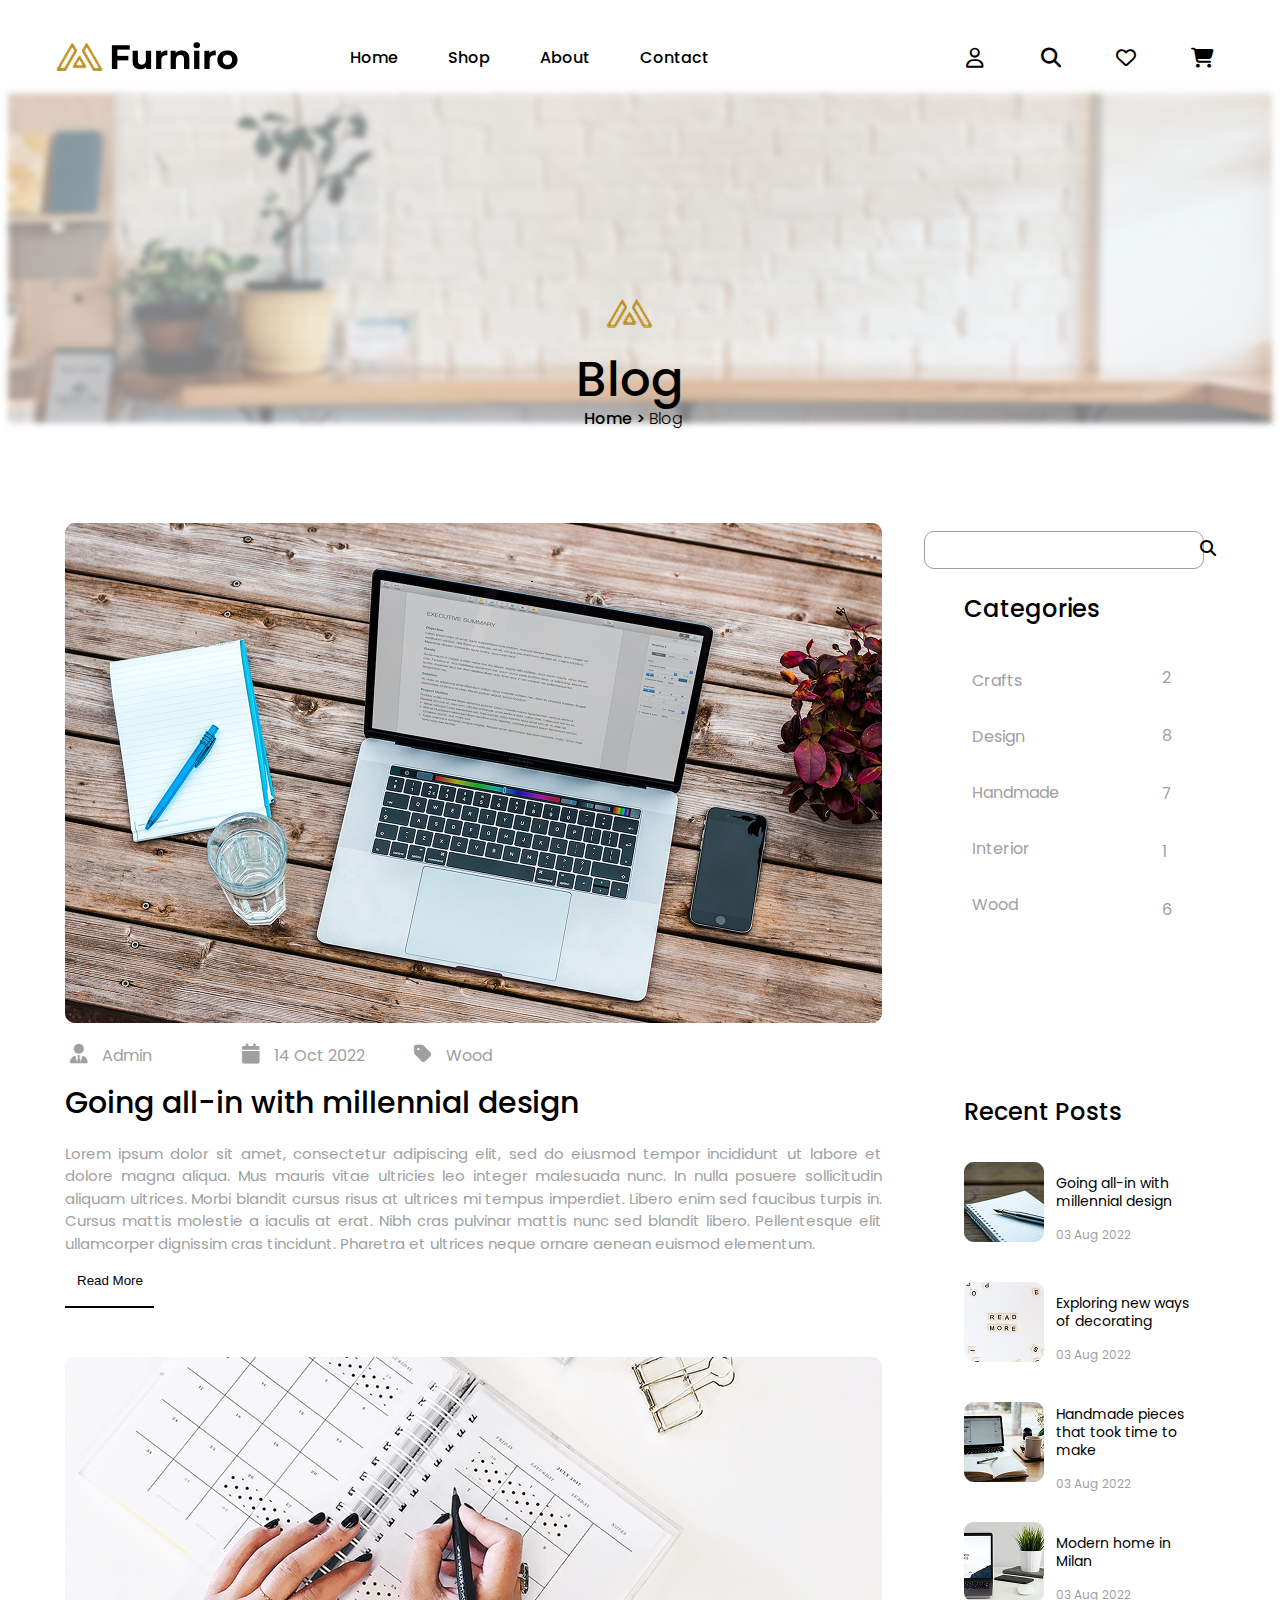
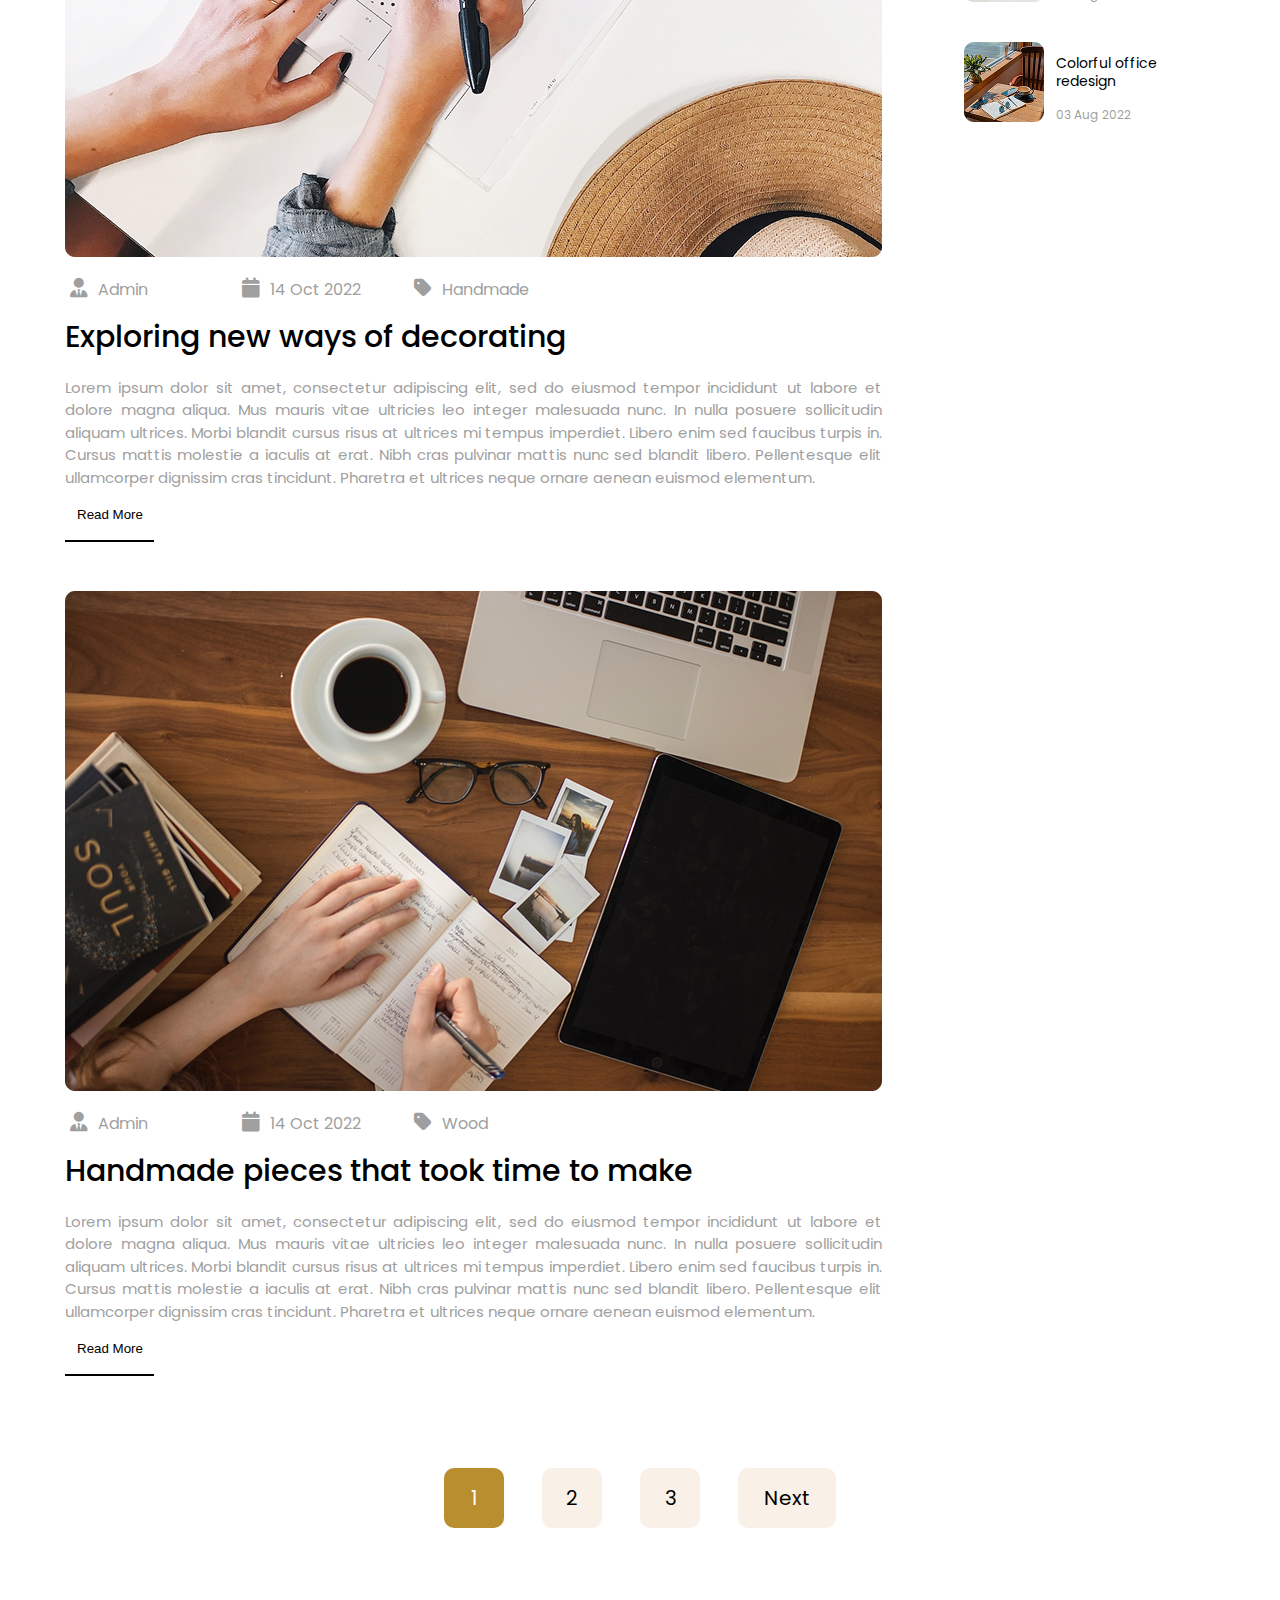
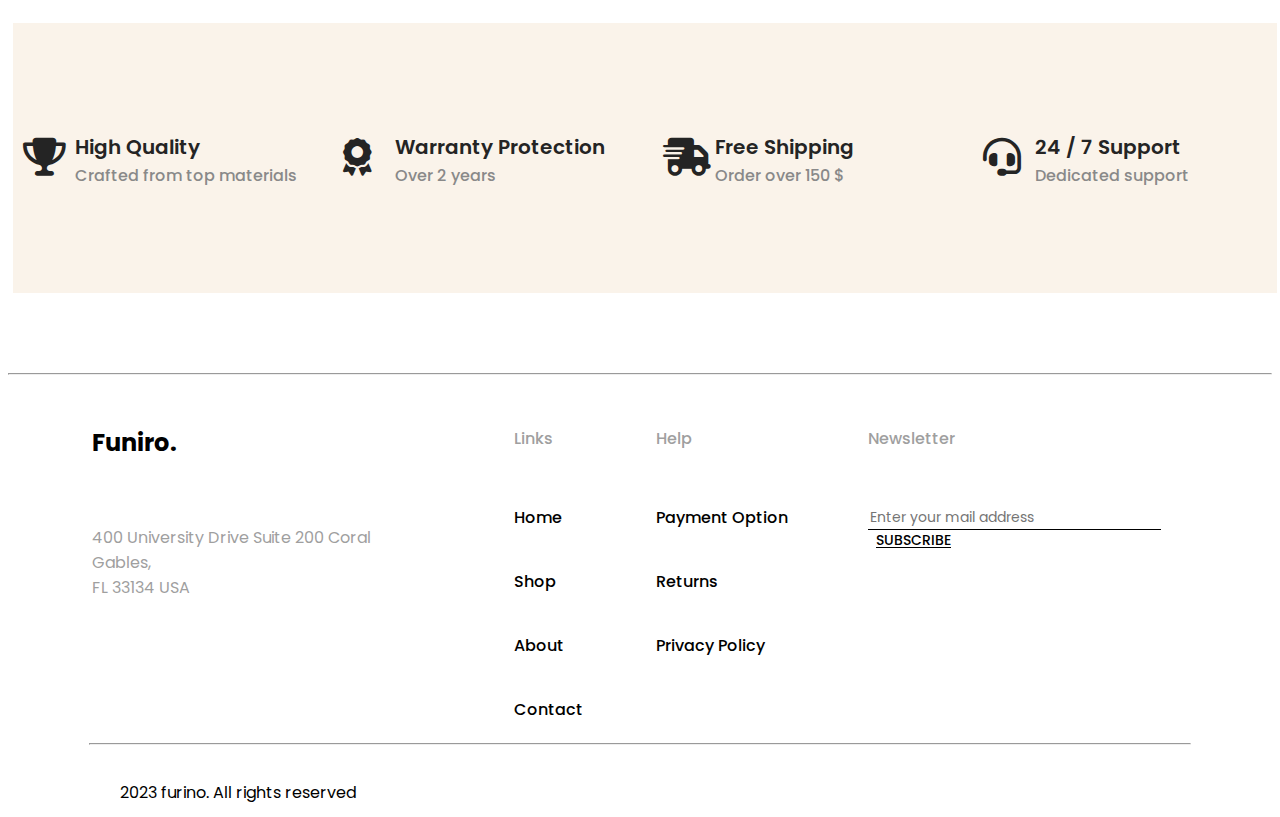
<file: blog.html>
<!DOCTYPE html>
<html lang="en">
<head>
    <meta charset="UTF-8">
    <meta name="viewport" content="width=device-width, initial-scale=1.0">
    <!-- font_awesome -->
    <link rel="stylesheet" href="https://cdnjs.cloudflare.com/ajax/libs/font-awesome/6.7.2/css/all.min.css" integrity="sha512-Evv84Mr4kqVGRNSgIGL/F/aIDqQb7xQ2vcrdIwxfjThSH8CSR7PBEakCr51Ck+w+/U6swU2Im1vVX0SVk9ABhg==" crossorigin="anonymous" referrerpolicy="no-referrer" />

    <!-- font family -->
    <link rel="preconnect" href="https://fonts.googleapis.com">
    <link rel="preconnect" href="https://fonts.gstatic.com" crossorigin>
    <link href="https://fonts.googleapis.com/css2?family=Poppins:ital,wght@0,100;0,200;0,300;0,400;0,500;0,600;0,700;0,800;0,900;1,100;1,200;1,300;1,400;1,500;1,600;1,700;1,800;1,900&display=swap" rel="stylesheet">

    <link rel="stylesheet" href="style.css">
    <title>Blog</title>
</head>
<body>
    <!-- <header class="header-area">
        <div class="header-logo">
            <img src="image/logo.png" alt="logo">
        </div>
        <div class="menu-bar">
            <nav class="menu">
                <a href="index.html">Home</a>
                <a href="shop.html">Shop</a>
                <a href="#">About</a>
                <a href="contact.html">Contact</a>
            </nav>
        </div>
        
        <div class="profile">
            <i class="fa-regular fa-user"></i>
        </div>
        <div class="search">
            <i class="fa-solid fa-magnifying-glass"></i>
        </div>
        <div class="heart">
            <i class="fa-regular fa-heart"></i>
        </div>
        <div class="cart">
            <i class="fa-solid fa-cart-shopping"></i>
        </div>
    </header> -->

    <header class="header-area">
        <div class="header-logo">
            <img src="image/logo.png" alt="logo">
        </div>
        <div class="menu-bar">
            <input type="checkbox" name="check" id="check">
            <nav class="menu">
                <ul>
                    <li><a href="index.html">Home</a></li>
                    <li><a href="shop.html">Shop</a></li>
                    <li><a href="blog.html">About</a></li>
                    <li><a href="contact.html">Contact</a></li>
                    <label for="check" class="close-menu"><i class="fa-solid fa-xmark"></i></label>
                </ul>    
            </nav>
            <label for="check" class="open-menu"><i class="fa-solid fa-bars"></i></label>
        </div>
        
        <div class="icon-nav">
            <div class="n-icons">
                <i class="fa-regular fa-user"></i>
            </div>
            <div class="n-icons">
                <i class="fa-solid fa-magnifying-glass"></i>
            </div>
            <div class="n-icons">
                <i class="fa-regular fa-heart"></i>
            </div>
            <div class="n-icons">
                <a href="cart.html"><i class="fa-solid fa-cart-shopping"></i></a>
            </div>
        </div>
    </header>
    <section class="shop-hero">
        <div class="hero_image"></div>
        <div class="hero_heading">
            <img src="image/Meubel House_Logos-05 (1).png" alt="">
            <h1>Blog</h1>
            <p>Home > <span id="shop">Blog</span></p>
        </div>
    </section>
    <section class="blog-area">
        <div class="blog">
            <div class="blog-post">
                <div class="post">
                    <div class="blog-img">
                        <img src="image/blog-post-1.png" alt="">
                    </div>
                    <div class="img-details">
                        <div class="info">
                            <p><i class="fa-solid fa-user-tie"></i> Admin</p>
                        </div>
                        <div class="info">
                            <p><i class="fa-solid fa-calendar"></i> 14 Oct 2022</p>
                            
                        </div>
                        <div class="info">
                            <p><i class="fa-solid fa-tag"></i> Wood<p>  
                        </div>
                    </div>
                    <div class="blog-post-text">
                        <h2>Going all-in with millennial design</h2>
                        <p>Lorem ipsum dolor sit amet, consectetur adipiscing elit, sed do eiusmod tempor incididunt ut labore et dolore magna aliqua. Mus mauris vitae ultricies leo integer malesuada nunc. In nulla posuere sollicitudin aliquam ultrices. Morbi blandit cursus risus at ultrices mi tempus imperdiet. Libero enim sed faucibus turpis in. Cursus mattis molestie a iaculis at erat. Nibh cras pulvinar mattis nunc sed blandit libero. Pellentesque elit ullamcorper dignissim cras tincidunt. Pharetra et ultrices neque ornare aenean euismod elementum.</p>
                    </div>
                    <div class="read-more">
                        <button>Read More</button>
                    </div>
                </div>
                <div class="post">
                    <div class="blog-img">
                        <img src="image/blog-post-2.png" alt="">
                    </div>
                    <div class="img-details">
                        <div class="info">
                            <p><i class="fa-solid fa-user-tie"></i>Admin</p>
                            
                        </div>
                        <div class="info">
                            <p><i class="fa-solid fa-calendar"></i>14 Oct 2022</p>
                            
                        </div>
                        <div class="info">
                            <p><i class="fa-solid fa-tag"></i>Handmade</p>
                            
                        </div>
                    </div>
                    <div class="blog-post-text">
                        <h2>Exploring new ways of decorating</h2>
                        <p>Lorem ipsum dolor sit amet, consectetur adipiscing elit, sed do eiusmod tempor incididunt ut labore et dolore magna aliqua. Mus mauris vitae ultricies leo integer malesuada nunc. In nulla posuere sollicitudin aliquam ultrices. Morbi blandit cursus risus at ultrices mi tempus imperdiet. Libero enim sed faucibus turpis in. Cursus mattis molestie a iaculis at erat. Nibh cras pulvinar mattis nunc sed blandit libero. Pellentesque elit ullamcorper dignissim cras tincidunt. Pharetra et ultrices neque ornare aenean euismod elementum.</p>
                    </div>
                    <div class="read-more">
                        <button>Read More</button>
                    </div>
                </div>
                <div class="post">
                    <div class="blog-img">
                        <img src="image/blog-post-3.png" alt="">
                    </div>
                    <div class="img-details">
                        <div class="info">
                            <p><i class="fa-solid fa-user-tie"></i>Admin</p>
                            
                        </div>
                        <div class="info">
                            <p><i class="fa-solid fa-calendar"></i>14 Oct 2022</p>
                            
                        </div>
                        <div class="info">
                            <p><i class="fa-solid fa-tag"></i>Wood</p>
                            
                        </div>
                    </div>
                    <div class="blog-post-text">
                        <h2>Handmade pieces that took time to make</h2>
                        <p>Lorem ipsum dolor sit amet, consectetur adipiscing elit, sed do eiusmod tempor incididunt ut labore et dolore magna aliqua. Mus mauris vitae ultricies leo integer malesuada nunc. In nulla posuere sollicitudin aliquam ultrices. Morbi blandit cursus risus at ultrices mi tempus imperdiet. Libero enim sed faucibus turpis in. Cursus mattis molestie a iaculis at erat. Nibh cras pulvinar mattis nunc sed blandit libero. Pellentesque elit ullamcorper dignissim cras tincidunt. Pharetra et ultrices neque ornare aenean euismod elementum.</p>
                    </div>
                    <div class="read-more">
                        <button>Read More</button>
                    </div>
                </div>
            </div>
            <div class="blog-side">
                <div class="search-bar">
                    <form action="">
                        <input type="text" name="search" id="search">
                        <div class="search-glass">
                            <i class="fa-solid fa-magnifying-glass"></i>
                        </div>
                    </form>
                </div>
                <div class="categories">
                    <h2>Categories</h2>
                    <div class="cate-item">
                        <div class="category-name">
                            <p>Crafts</p>
                            <p>Design</p>
                            <p>Handmade</p>
                            <p>Interior</p>
                            <p>Wood</p>
                        </div>
                        <div class="cate-number">
                            <p>2</p>
                            <p>8</p>
                            <p>7</p>
                            <p>1</p>
                            <p>6</p>
                        </div>
                    </div>
                </div>
                <div class="recent-post">
                    <h2>Recent Posts</h2>
                    <div class="re-post">
                        <div class="re-post-img">
                            <img src="image/re-post1.png" alt="">
                        </div>
                        <div class="re-post-text">
                            <h4>Going all-in with millennial design</h4>
                            <p>03 Aug 2022</p>
                        </div>
                    </div>
                    <div class="re-post">
                        <div class="re-post-img">
                            <img src="image/re-post2.png" alt="">
                        </div>
                        <div class="re-post-text">
                            <h4>Exploring new ways of decorating</h4>
                            <p>03 Aug 2022</p>
                        </div>
                    </div>
                    <div class="re-post">
                        <div class="re-post-img">
                            <img src="image/re-post3.png" alt="">
                        </div>
                        <div class="re-post-text">
                            <h4>Handmade pieces that took time to make</h4>
                            <p>03 Aug 2022</p>
                        </div>
                    </div>
                    <div class="re-post">
                        <div class="re-post-img">
                            <img src="image/re-post4.png" alt="">
                        </div>
                        <div class="re-post-text">
                            <h4>Modern home in Milan</h4>
                            <p>03 Aug 2022</p>
                        </div>
                    </div>
                    <div class="re-post">
                        <div class="re-post-img">
                            <img src="image/re-post5.png" alt="">
                        </div>
                        <div class="re-post-text">
                            <h4>Colorful office redesign</h4>
                            <p>03 Aug 2022</p>
                        </div>
                    </div>
                </div>
            </div>
        </div>
    </section>
    <section class="pages">
        <div class="page-number">
            <div class="page-rec active">
                <p>1</p>
            </div>
            <div class="page-rec">
                <p>2</p>
            </div>
            <div class="page-rec">
                <p>3</p>
            </div>
            <div class="page-next">
                <p>Next</p>
            </div>
        </div>
    </section>
    <section class="feature-area">
        <div class="features">
            <div class="shop-feat">
                <div class="feat-icon">
                    <i class="fa-solid fa-trophy"></i>
                </div>
                <div class="feat-name">
                    <h3>High Quality</h3>
                    <p>Crafted from top materials</p>
                </div>
            </div>
            <div class="shop-feat">
                <div class="feat-icon">
                    <i class="fa-solid fa-award"></i>
                </div>
                <div class="feat-name">
                    <h3>Warranty Protection</h3>
                    <p>Over 2 years</p>
                </div>
            </div>
            <div class="shop-feat">
                <div class="feat-icon">
                    <i class="fa-solid fa-truck-fast"></i>
                </div>
                <div class="feat-name">
                    <h3>Free Shipping</h3>
                    <p>Order over 150 $</p>
                </div>
            </div>
            <div class="shop-feat">
                <div class="feat-icon">
                    <i class="fa-solid fa-headset"></i>
                </div>
                <div class="feat-name">
                    <h3>24 / 7 Support</h3>
                    <p>Dedicated support</p>
                </div>
            </div>
        </div>
    </section>
    <hr>
    <section class="footer-area">
        <div class="footer">
            <div class="company-details">
                <div class="company-name">
                    <h2>Funiro.</h2>
                </div>
                <div class="address">
                    <p>400 University Drive Suite 200 Coral <br>Gables,
                    <br> FL 33134 USA</p>
                </div>
            </div>
            <div class="links">
                <div class="link">
                    <p>Links</p>
                </div>
                <div class="link">
                    <a href="#">Home</a>
                </div>
                <div class="link">
                    <a href="#">Shop</a>
                </div>
                <div class="link">
                    <a href="#">About</a>
                </div>
                <div class="link">
                    <a href="#">Contact</a>
                </div>
            </div>
            <div class="help-section">
                <div class="help">
                    <p>Help</p>
                </div>
                <div class="help">
                    <a href="#">Payment Option</a>
                </div>
                <div class="help">
                    <a href="#">Returns</a>
                </div>
                <div class="help">
                    <a href="#">Privacy Policy</a>
                </div>
            </div>
            <div class="newsletter-section">
                <div class="newsletter">
                    <p>Newsletter</p>
                </div>
                <input type="email" id="email" name="email" placeholder="Enter your mail address">
                <button class="subscribe"><a href="#">SUBSCRIBE</a></button>
            </div>
        </div>
        <div class="sub-footer">
            <hr id="sub-footerline">
            <p>2023 furino. All rights reserved</p>
        </div>
    </section>
</body>
</html>
</file>
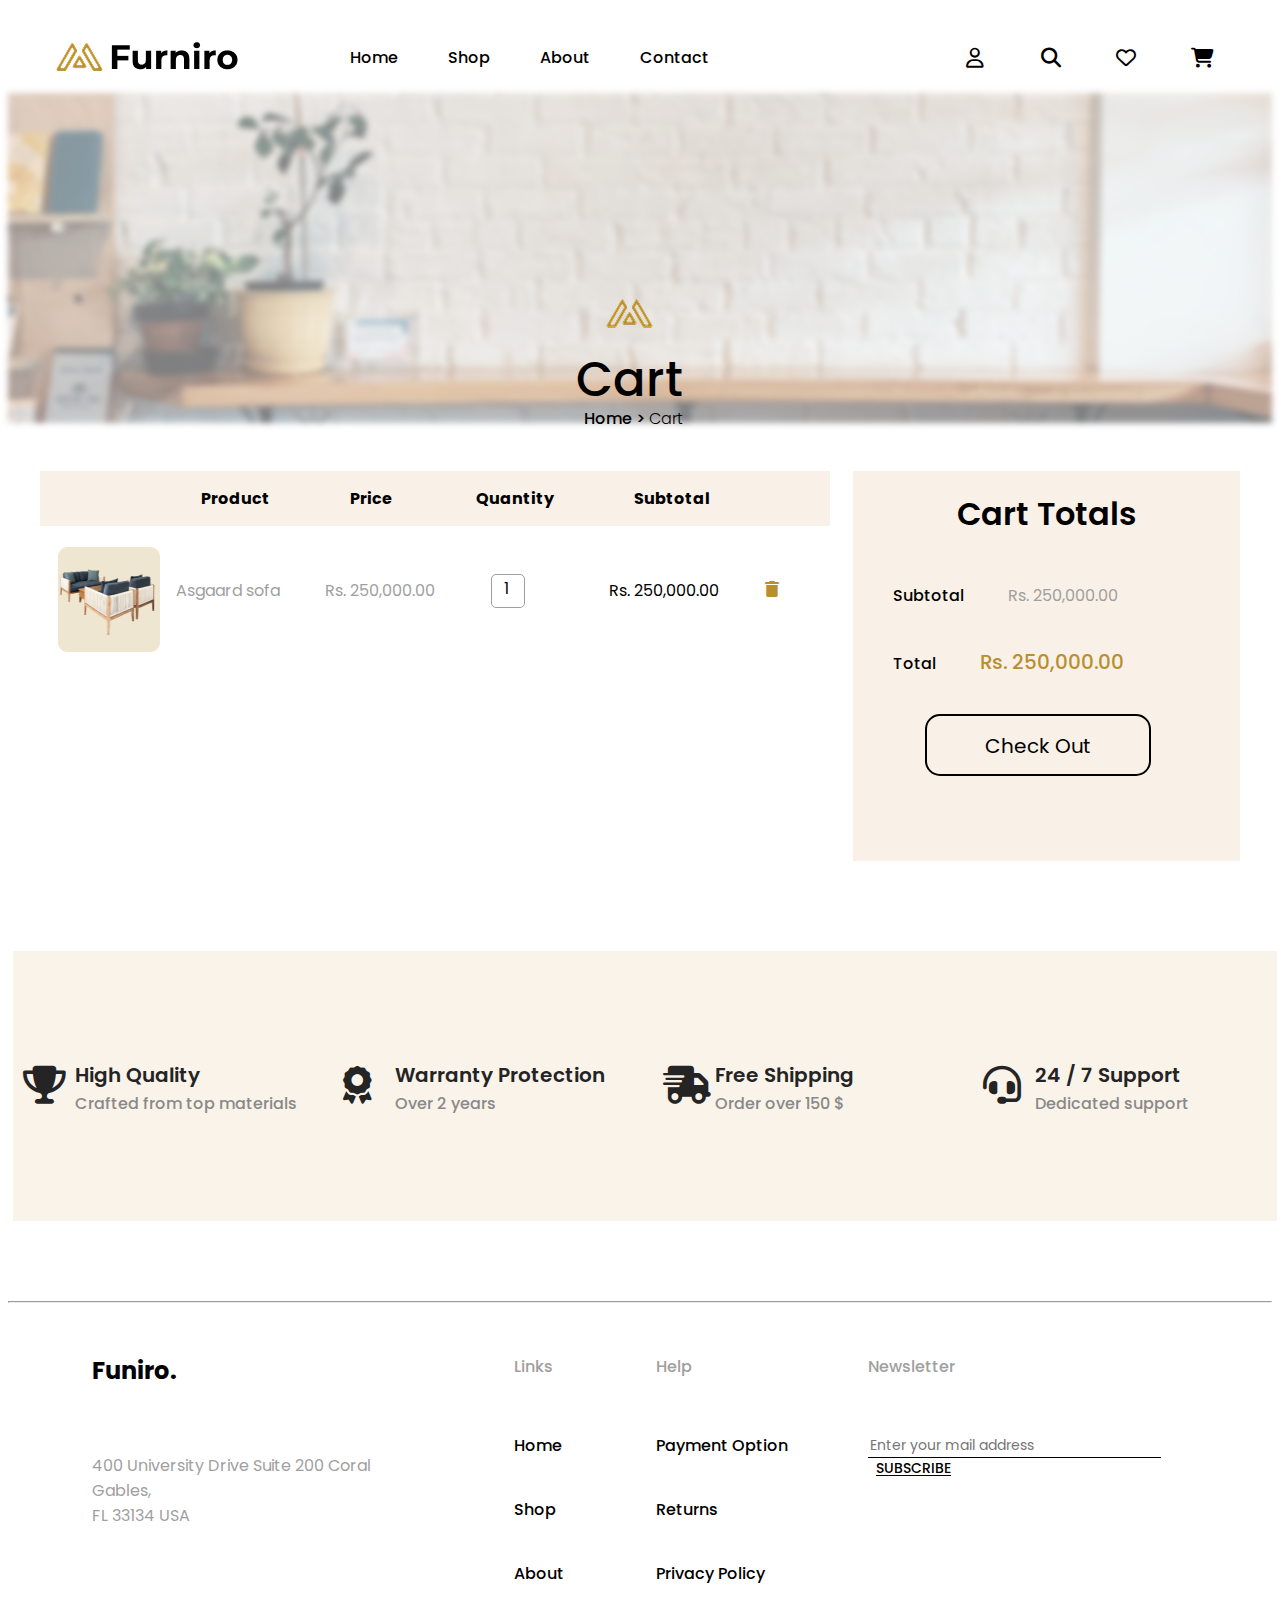
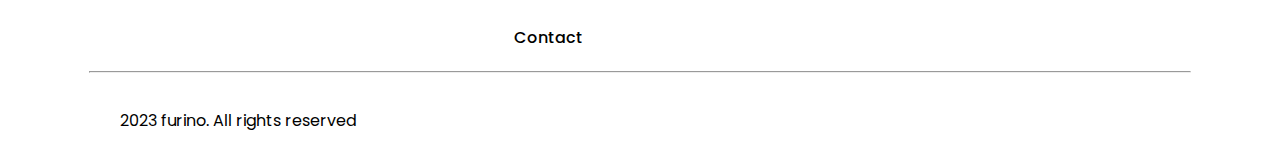
<file: cart.html>
<!DOCTYPE html>
<html lang="en">
<head>
    <meta charset="UTF-8">
    <meta name="viewport" content="width=device-width, initial-scale=1.0">
    <!-- font_awesome -->
    <link rel="stylesheet" href="https://cdnjs.cloudflare.com/ajax/libs/font-awesome/6.7.2/css/all.min.css" integrity="sha512-Evv84Mr4kqVGRNSgIGL/F/aIDqQb7xQ2vcrdIwxfjThSH8CSR7PBEakCr51Ck+w+/U6swU2Im1vVX0SVk9ABhg==" crossorigin="anonymous" referrerpolicy="no-referrer" />

    <!-- font family -->
    <link rel="preconnect" href="https://fonts.googleapis.com">
    <link rel="preconnect" href="https://fonts.gstatic.com" crossorigin>
    <link href="https://fonts.googleapis.com/css2?family=Poppins:ital,wght@0,100;0,200;0,300;0,400;0,500;0,600;0,700;0,800;0,900;1,100;1,200;1,300;1,400;1,500;1,600;1,700;1,800;1,900&display=swap" rel="stylesheet">

    <link rel="stylesheet" href="style.css">
    <title>Cart</title>

</head>
<body>
    <!-- <header class="header-area">
        <div class="header-logo">
            <img src="image/logo.png" alt="logo">
        </div>
        <div class="menu-bar">
            <nav class="menu">
                <a href="index.html">Home</a>
                <a href="shop.html">Shop</a>
                <a href="blog.html">About</a>
                <a href="contact.html">Contact</a>
            </nav>
        </div>
        
        <div class="profile">
            <i class="fa-regular fa-user"></i>
        </div>
        <div class="search">
            <i class="fa-solid fa-magnifying-glass"></i>
        </div>
        <div class="heart">
            <i class="fa-regular fa-heart"></i>
        </div>
        <div class="cart">
            <i class="fa-solid fa-cart-shopping"></i>
        </div>
    </header> -->

    <header class="header-area">
        <div class="header-logo">
            <img src="image/logo.png" alt="logo">
        </div>
        <div class="menu-bar">
            <input type="checkbox" name="check" id="check">
            <nav class="menu">
                <ul>
                    <li><a href="index.html">Home</a></li>
                    <li><a href="shop.html">Shop</a></li>
                    <li><a href="blog.html">About</a></li>
                    <li><a href="contact.html">Contact</a></li>
                    <label for="check" class="close-menu"><i class="fa-solid fa-xmark"></i></label>
                </ul>    
            </nav>
            <label for="check" class="open-menu"><i class="fa-solid fa-bars"></i></label>
        </div>
        
        <div class="icon-nav">
            <div class="n-icons">
                <i class="fa-regular fa-user"></i>
            </div>
            <div class="n-icons">
                <i class="fa-solid fa-magnifying-glass"></i>
            </div>
            <div class="n-icons">
                <i class="fa-regular fa-heart"></i>
            </div>
            <div class="n-icons">
                <a href="cart.html"><i class="fa-solid fa-cart-shopping"></i></a>
            </div>
        </div>
    </header>
    <section class="shop-hero">
        <div class="hero_image"></div>
        <div class="hero_heading">
            <img src="image/Meubel House_Logos-05 (1).png" alt="">
            <h1>Cart</h1>
            <p>Home > <span id="shop">Cart</span></p>
        </div>
    </section>

    <section class="product-cart">
        <div class="cart-process">
            <div class="product-details">
                <table>
                    <thead class="tb-header">
                        <tr>
                            <th></th>
                            <th>Product</th>
                            <th>Price</th>
                            <th>Quantity</th>
                            <th>Subtotal</th>
                            <th></th>
                        </tr>
                    </thead>
                    <tbody class="tb-body">
                        <tr>
                            <td>
                                <div class="p-img">
                                    <img src="image/sofa_cart.png" alt="">
                                </div>
                               
                            
                            </td>
                            <td>Asgaard sofa</td>
                            <td>Rs. 250,000.00</td>
                            <td>
                               <div class="quantity">
                                <p>1</p></div> 
                            </td>
                            <td>
                                <div class="subtotal">
                                    <p>Rs. 250,000.00</p>
                                </div>
                                
                            </td>
                            <td>
                                <div class="trash">
                                    <i class="fa-solid fa-trash"></i>
                                </div>
                            </td>
                        </tr>
                    </tbody>
                </table>
            </div>
            <div class="cart-total">
                <div class="total-header">
                    <h2>Cart Totals</h2>
                </div>
                <div class="total-price">
                    <p>Subtotal     <span id="sub-total-p">Rs. 250,000.00</span></p>
                    <p>Total        <span id="total-p">Rs. 250,000.00</span></p>
                </div>
                <div class="check-out">
                    <button class="check-btn">
                        <a href="checkout.html">Check Out</a>
                    </button>
                </div>
            </div>
        </div>
    </section>
    <section class="feature-area">
        <div class="features">
            <div class="shop-feat">
                <div class="feat-icon">
                    <i class="fa-solid fa-trophy"></i>
                </div>
                <div class="feat-name">
                    <h3>High Quality</h3>
                    <p>Crafted from top materials</p>
                </div>
            </div>
            <div class="shop-feat">
                <div class="feat-icon">
                    <i class="fa-solid fa-award"></i>
                </div>
                <div class="feat-name">
                    <h3>Warranty Protection</h3>
                    <p>Over 2 years</p>
                </div>
            </div>
            <div class="shop-feat">
                <div class="feat-icon">
                    <i class="fa-solid fa-truck-fast"></i>
                </div>
                <div class="feat-name">
                    <h3>Free Shipping</h3>
                    <p>Order over 150 $</p>
                </div>
            </div>
            <div class="shop-feat">
                <div class="feat-icon">
                    <i class="fa-solid fa-headset"></i>
                </div>
                <div class="feat-name">
                    <h3>24 / 7 Support</h3>
                    <p>Dedicated support</p>
                </div>
            </div>
        </div>
    </section>
    <hr>
    <section class="footer-area">
        <div class="footer">
            <div class="company-details">
                <div class="company-name">
                    <h2>Funiro.</h2>
                </div>
                <div class="address">
                    <p>400 University Drive Suite 200 Coral <br>Gables,
                    <br> FL 33134 USA</p>
                </div>
            </div>
            <div class="links">
                <div class="link">
                    <p>Links</p>
                </div>
                <div class="link">
                    <a href="#">Home</a>
                </div>
                <div class="link">
                    <a href="#">Shop</a>
                </div>
                <div class="link">
                    <a href="#">About</a>
                </div>
                <div class="link">
                    <a href="#">Contact</a>
                </div>
            </div>
            <div class="help-section">
                <div class="help">
                    <p>Help</p>
                </div>
                <div class="help">
                    <a href="#">Payment Option</a>
                </div>
                <div class="help">
                    <a href="#">Returns</a>
                </div>
                <div class="help">
                    <a href="#">Privacy Policy</a>
                </div>
            </div>
            <div class="newsletter-section">
                <div class="newsletter">
                    <p>Newsletter</p>
                </div>
                <input type="email" id="email" name="email" placeholder="Enter your mail address">
                <button class="subscribe"><a href="#">SUBSCRIBE</a></button>
            </div>
        </div>
        <div class="sub-footer">
            <hr id="sub-footerline">
            <p>2023 furino. All rights reserved</p>
        </div>
    </section>
</body>
</html>
</file>
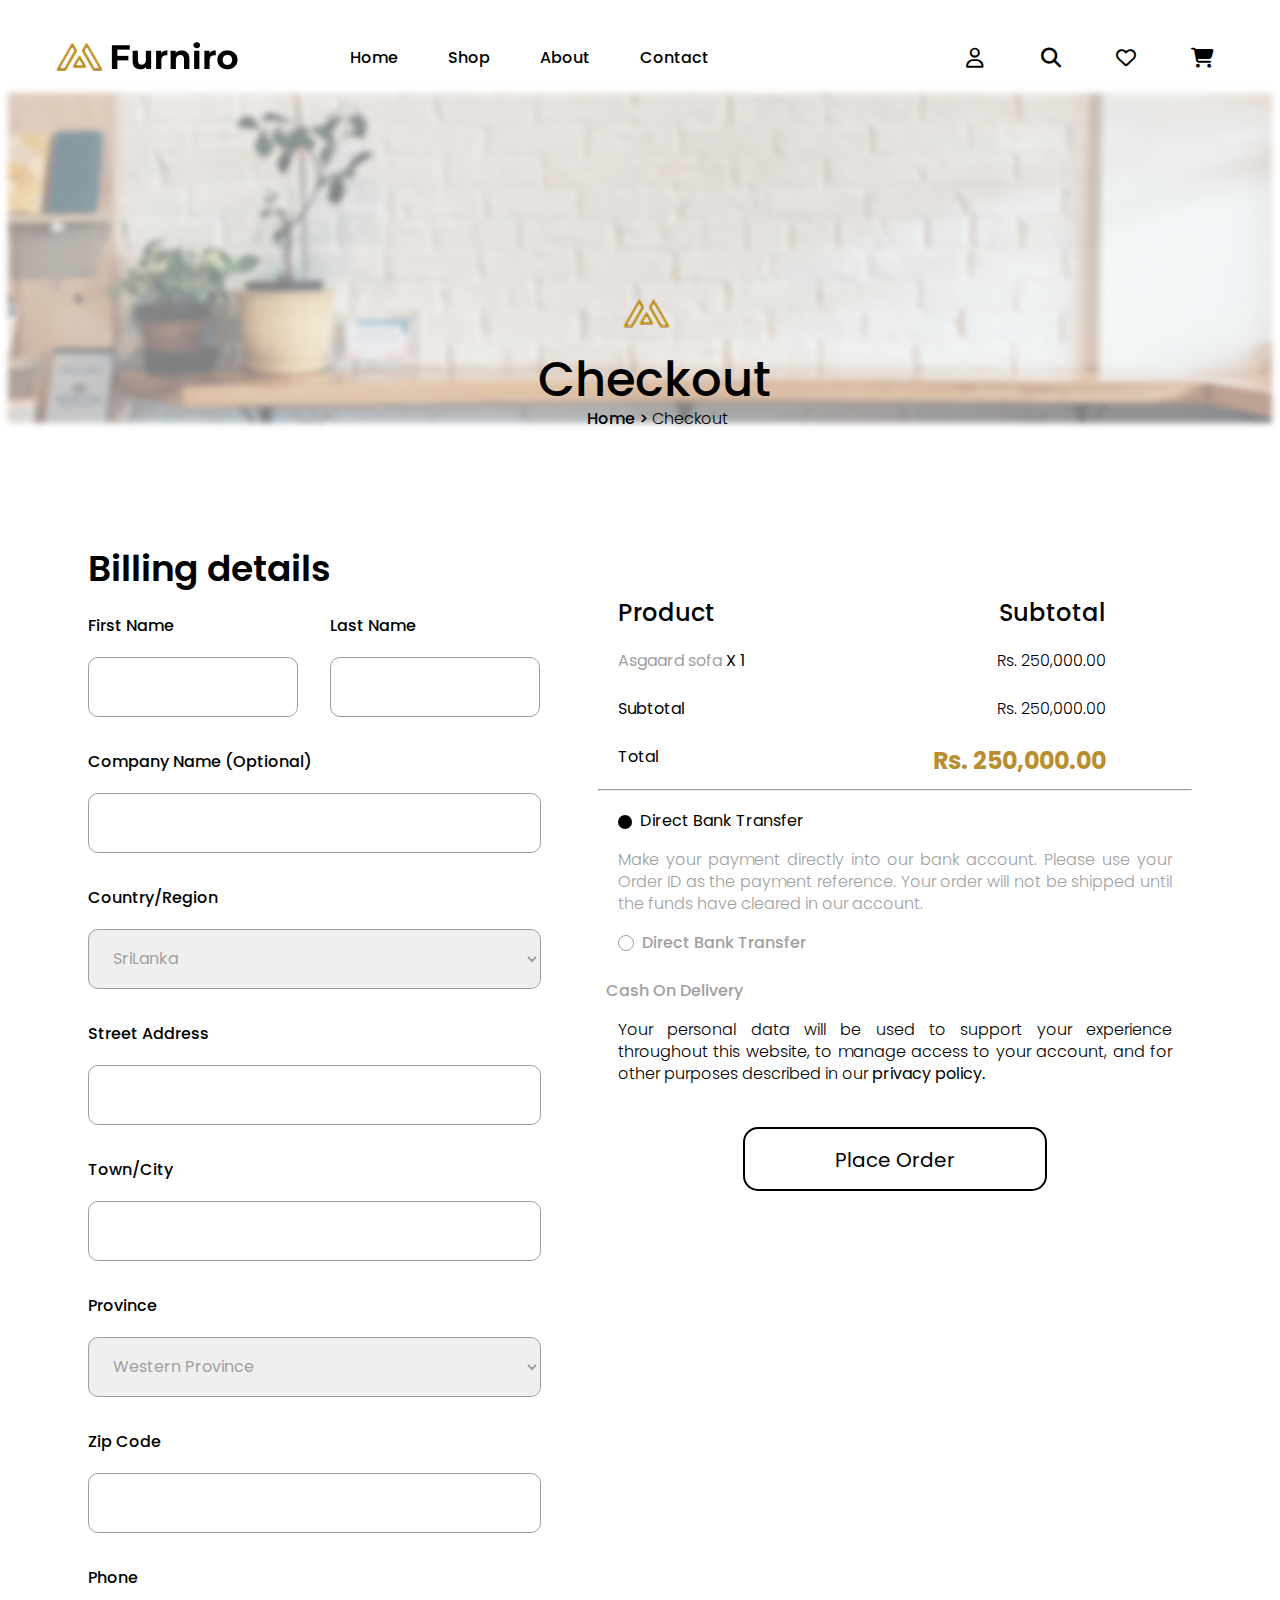
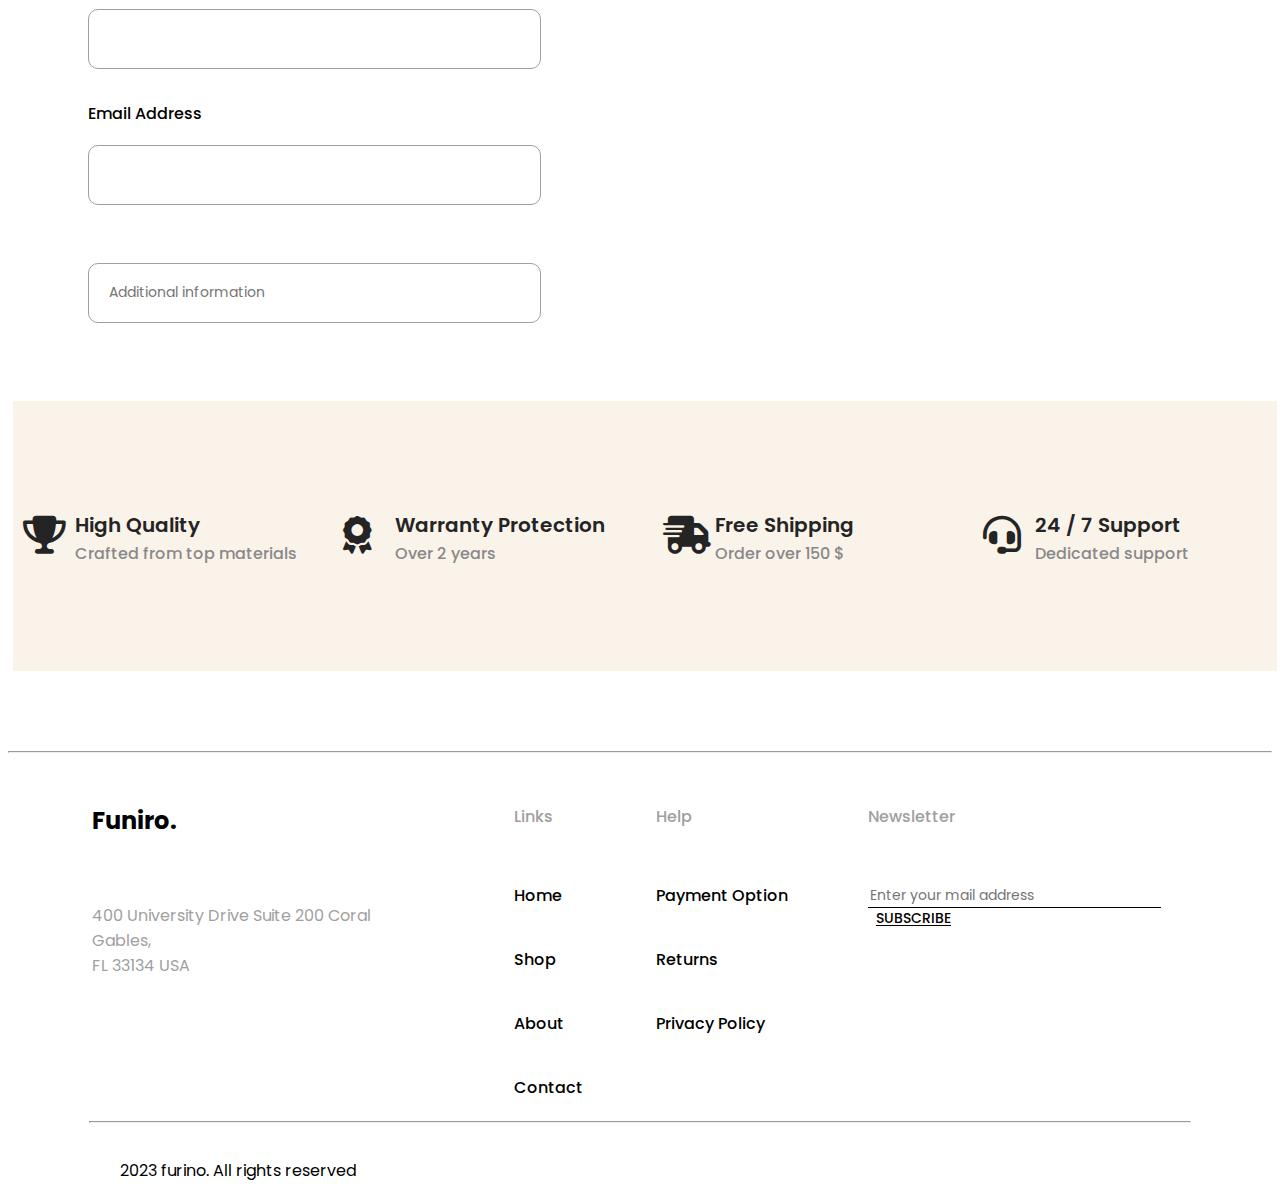
<file: checkout.html>
<!DOCTYPE html>
<html lang="en">
<head>
    <meta charset="UTF-8">
    <meta name="viewport" content="width=device-width, initial-scale=1.0">
     <!-- font_awesome -->
     <link rel="stylesheet" href="https://cdnjs.cloudflare.com/ajax/libs/font-awesome/6.7.2/css/all.min.css" integrity="sha512-Evv84Mr4kqVGRNSgIGL/F/aIDqQb7xQ2vcrdIwxfjThSH8CSR7PBEakCr51Ck+w+/U6swU2Im1vVX0SVk9ABhg==" crossorigin="anonymous" referrerpolicy="no-referrer" />

     <!-- font family -->
     <link rel="preconnect" href="https://fonts.googleapis.com">
     <link rel="preconnect" href="https://fonts.gstatic.com" crossorigin>
     <link href="https://fonts.googleapis.com/css2?family=Poppins:ital,wght@0,100;0,200;0,300;0,400;0,500;0,600;0,700;0,800;0,900;1,100;1,200;1,300;1,400;1,500;1,600;1,700;1,800;1,900&display=swap" rel="stylesheet">
 
     <link rel="stylesheet" href="style.css">
    <title>Checkout Page</title>
</head>
<body>
    <!-- <header class="header-area">
        <div class="header-logo">
            <img src="image/logo.png" alt="logo">
        </div>
        <div class="menu-bar">
            <nav class="menu">
                <a href="index.html">Home</a>
                <a href="shop.html">Shop</a>
                <a href="blog.html">About</a>
                <a href="contact.html">Contact</a>
            </nav>
        </div>
        
        <div class="profile">
            <i class="fa-regular fa-user"></i>
        </div>
        <div class="search">
            <i class="fa-solid fa-magnifying-glass"></i>
        </div>
        <div class="heart">
            <i class="fa-regular fa-heart"></i>
        </div>
        <div class="cart">
            <a href="cart.html"><i class="fa-solid fa-cart-shopping"></i></a>
        </div>
    </header> -->

    <header class="header-area">
        <div class="header-logo">
            <img src="image/logo.png" alt="logo">
        </div>
        <div class="menu-bar">
            <input type="checkbox" name="check" id="check">
            <nav class="menu">
                <ul>
                    <li><a href="index.html">Home</a></li>
                    <li><a href="shop.html">Shop</a></li>
                    <li><a href="blog.html">About</a></li>
                    <li><a href="contact.html">Contact</a></li>
                    <label for="check" class="close-menu"><i class="fa-solid fa-xmark"></i></label>
                </ul>    
            </nav>
            <label for="check" class="open-menu"><i class="fa-solid fa-bars"></i></label>
        </div>
        
        <div class="icon-nav">
            <div class="n-icons">
                <i class="fa-regular fa-user"></i>
            </div>
            <div class="n-icons">
                <i class="fa-solid fa-magnifying-glass"></i>
            </div>
            <div class="n-icons">
                <i class="fa-regular fa-heart"></i>
            </div>
            <div class="n-icons">
                <a href="cart.html"><i class="fa-solid fa-cart-shopping"></i></a>
            </div>
        </div>
    </header>
    <section class="shop-hero">
        <div class="hero_image"></div>
        <div class="hero_heading_chk_out">
            <img src="image/Meubel House_Logos-05 (1).png" alt="">
            <h1>Checkout</h1>
            <p>Home > <span id="shop">Checkout</span></p>
        </div>
    </section>
    <section class="billing-area">
        <div class="billing-details">
            <div class="billing-form">
                <h2>Billing details</h2>
                <form action="">
                    <div class="names">
                        <div class="first-name">
                            <label for="fname">First Name</label><br>
                            <input type="text" name="firstname" id="fname">
                        </div>
                        <div class="last-name">
                            <label for="lname">Last Name</label> <br>
                            <input type="text" name="lastname"id="lname">
                        </div>
                    </div>
                    <div class="other-sec">
                        <label for="company-name">Company Name (Optional) </label> <br>
                        <input type="text" name="companyname" id="company-name"> <br>
                        <label for="country">Country/Region</label> <br>
                            <select id="country" name="country">
                                <option value="srilanka">SriLanka</option>
                                <option value="australia">Australia</option>
                                <option value="canada">Canada</option>
                                <option value="usa">USA</option>
                            </select>
                            <br>
                        <label for="street-ad">Street Address</label> <br>
                        <input type="text" name="street-ad" id="street">
                        <br>
                        <label for="town">Town/City</label>
                        <br>
                        <input type="text" name="town" id="town">
                        <br>
                        <label for="province">Province</label> <br>
                            <select id="province" name="province">
                                <option value="west-pro">Western Province</option>
                                <option value="australia">Australia</option>
                                <option value="canada">Canada</option>
                                <option value="usa">USA</option>
                            </select>
                            <br>
                        <label for="zcode">Zip Code</label> <br>
                        <input type="text" name="zipcode" id="zcode"> <br>
                        <label for="phone">Phone</label> <br>
                        <input type="number" name="phone"id="phone"> <br>
                        <label for="email">Email Address</label> <br>
                        <input type="email" name="email"id="email">
                        <br>
                        <input type="text" name="add-info" id="add-info" placeholder="Additional information">
                    </div>
                </form>
            </div>
            <div class="product-value">
                <div class="value-chart">
                    <div class="chart-text">
                        <h2>Product</h2>
                        <p><span id="a-sofa">Asgaard sofa</span> X 1</p>
                        <p>Subtotal</p>
                        <p>Total</p>
                    </div>
                    <div class="chart-price">
                        <h2>Subtotal</h2>
                        <p>Rs. 250,000.00</p>
                        <p>Rs. 250,000.00</p>
                        <p><span id="t-price">Rs. 250,000.00</span></p>
                    </div>
                </div>
                <hr>
                <div class="bank_transfer">
                    <div class="b_circle"></div>
                    <div class="d-bank-text">
                        <p>Direct Bank Transfer</p>
                    </div>
                </div>
                <div class="payment-text">
                    <p>Make your payment directly into our bank account. Please use your Order ID as the payment reference. Your order will not be shipped until the funds have cleared in our account.</p>
                </div>
                <div class="transfer-type">
                    <div class="transfer-circle"></div>
                    <div class="transfer-text">
                        <p>Direct Bank Transfer</p>
                    </div>
                </div>
                <div class="transfer-type">
                    <div class="tranfer-circle"></div>
                    <div class="transfer-text">
                        <p>Cash On Delivery</p>
                    </div>
                </div>
                <div class="privacy-text">
                    <p>Your personal data will be used to support your experience throughout this website, to manage access to your account, and for other purposes described in our <b>privacy policy.</b></p>
                </div>
                <div class="place-order-btn">
                    <button class="po-btn">
                        Place Order
                    </button>
                </div>
                <!-- <div class="check-out">
                    <button class="check-btn">
                        Place Order
                    </button>
                </div> -->
            </div>
        </div>
    </section>
    <section class="feature-area">
        <div class="features">
            <div class="shop-feat">
                <div class="feat-icon">
                    <i class="fa-solid fa-trophy"></i>
                </div>
                <div class="feat-name">
                    <h3>High Quality</h3>
                    <p>Crafted from top materials</p>
                </div>
            </div>
            <div class="shop-feat">
                <div class="feat-icon">
                    <i class="fa-solid fa-award"></i>
                </div>
                <div class="feat-name">
                    <h3>Warranty Protection</h3>
                    <p>Over 2 years</p>
                </div>
            </div>
            <div class="shop-feat">
                <div class="feat-icon">
                    <i class="fa-solid fa-truck-fast"></i>
                </div>
                <div class="feat-name">
                    <h3>Free Shipping</h3>
                    <p>Order over 150 $</p>
                </div>
            </div>
            <div class="shop-feat">
                <div class="feat-icon">
                    <i class="fa-solid fa-headset"></i>
                </div>
                <div class="feat-name">
                    <h3>24 / 7 Support</h3>
                    <p>Dedicated support</p>
                </div>
            </div>
        </div>
    </section>
    <hr>
    <section class="footer-area">
        <div class="footer">
            <div class="company-details">
                <div class="company-name">
                    <h2>Funiro.</h2>
                </div>
                <div class="address">
                    <p>400 University Drive Suite 200 Coral <br>Gables,
                    <br> FL 33134 USA</p>
                </div>
            </div>
            <div class="links">
                <div class="link">
                    <p>Links</p>
                </div>
                <div class="link">
                    <a href="#">Home</a>
                </div>
                <div class="link">
                    <a href="#">Shop</a>
                </div>
                <div class="link">
                    <a href="#">About</a>
                </div>
                <div class="link">
                    <a href="#">Contact</a>
                </div>
            </div>
            <div class="help-section">
                <div class="help">
                    <p>Help</p>
                </div>
                <div class="help">
                    <a href="#">Payment Option</a>
                </div>
                <div class="help">
                    <a href="#">Returns</a>
                </div>
                <div class="help">
                    <a href="#">Privacy Policy</a>
                </div>
            </div>
            <div class="newsletter-section">
                <div class="newsletter">
                    <p>Newsletter</p>
                </div>
                <input type="email" id="email" name="email" placeholder="Enter your mail address">
                <button class="subscribe"><a href="#">SUBSCRIBE</a></button>
            </div>
        </div>
        <div class="sub-footer">
            <hr id="sub-footerline">
            <p>2023 furino. All rights reserved</p>
        </div>
    </section>
</body>
</html>
</file>
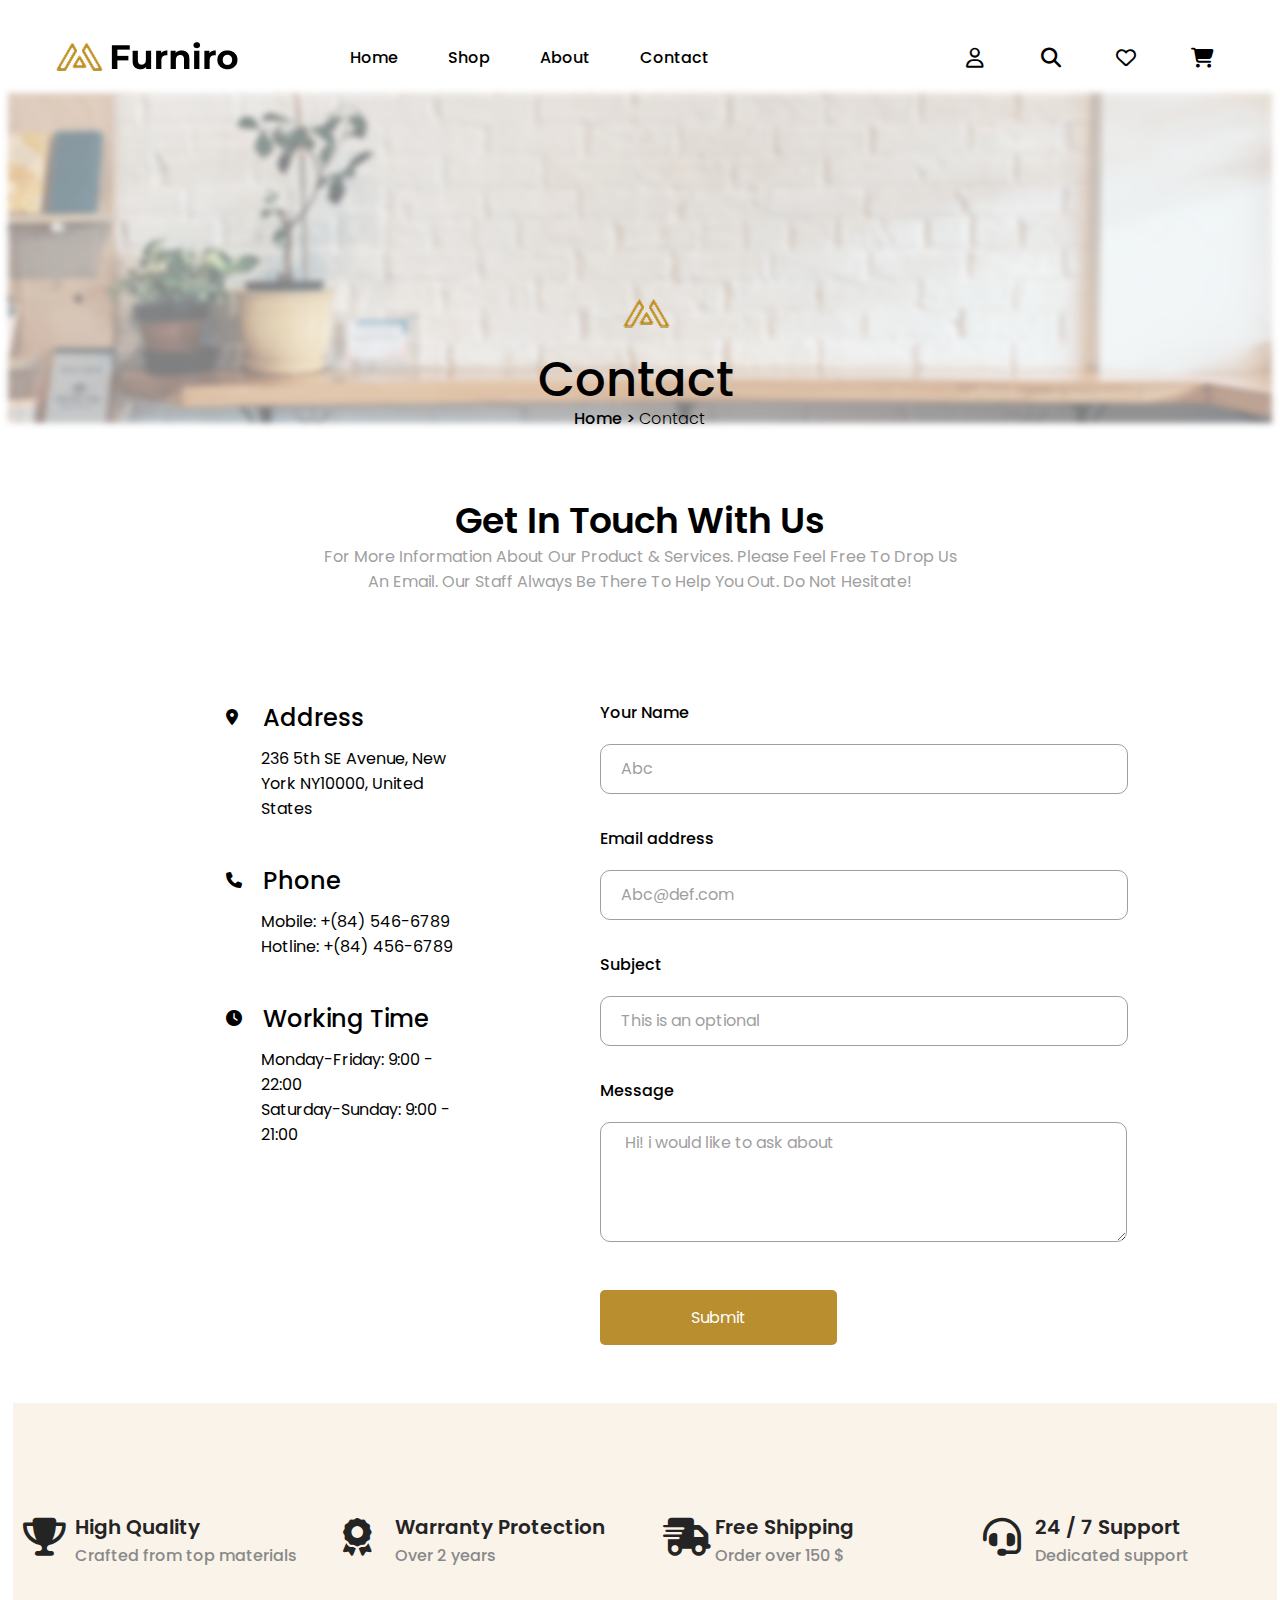
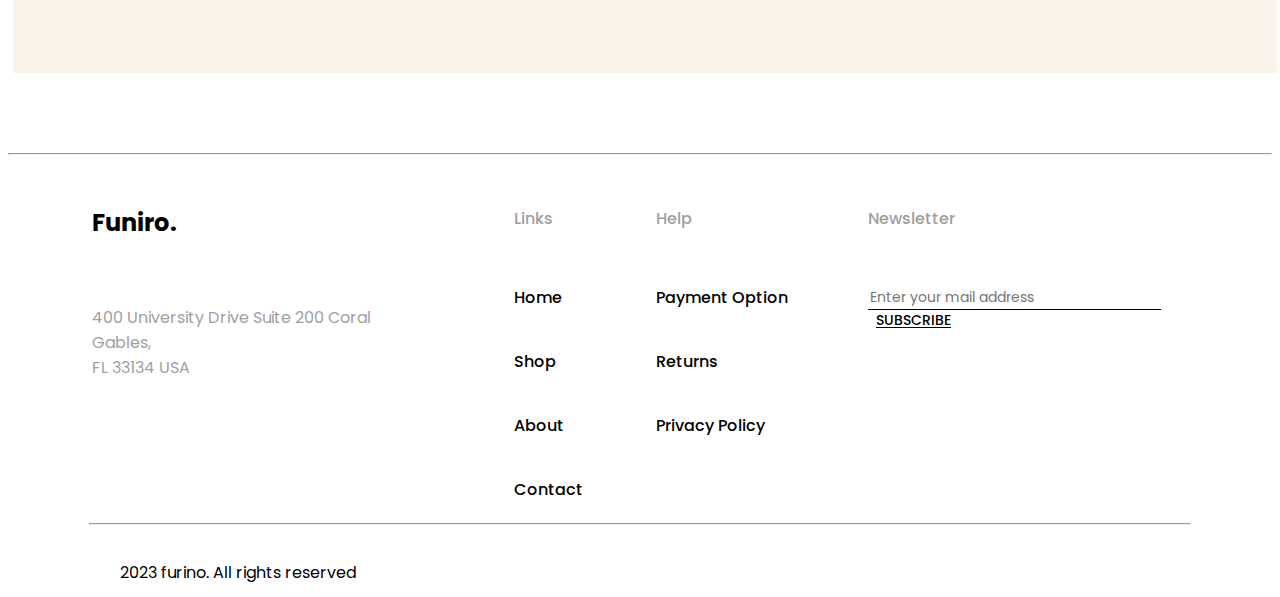
<file: contact.html>
<!DOCTYPE html>
<html lang="en">
<head>
    <meta charset="UTF-8">
    <meta name="viewport" content="width=device-width, initial-scale=1.0">
    <!-- font_awesome -->
    <link rel="stylesheet" href="https://cdnjs.cloudflare.com/ajax/libs/font-awesome/6.7.2/css/all.min.css" integrity="sha512-Evv84Mr4kqVGRNSgIGL/F/aIDqQb7xQ2vcrdIwxfjThSH8CSR7PBEakCr51Ck+w+/U6swU2Im1vVX0SVk9ABhg==" crossorigin="anonymous" referrerpolicy="no-referrer" />

    <!-- font family -->
    <link rel="preconnect" href="https://fonts.googleapis.com">
    <link rel="preconnect" href="https://fonts.gstatic.com" crossorigin>
    <link href="https://fonts.googleapis.com/css2?family=Poppins:ital,wght@0,100;0,200;0,300;0,400;0,500;0,600;0,700;0,800;0,900;1,100;1,200;1,300;1,400;1,500;1,600;1,700;1,800;1,900&display=swap" rel="stylesheet">

    <link rel="stylesheet" href="style.css">
    <title>Contact</title>
</head>
<body>
    <!-- <header class="header-area">
        <div class="header-logo">
            <img src="image/logo.png" alt="logo">
        </div>
        <div class="menu-bar">
            <nav class="menu">
                <a href="index.html">Home</a>
                <a href="shop.html">Shop</a>
                <a href="#">About</a>
                <a href="#">Contact</a>
            </nav>
        </div>
        
        <div class="profile">
            <i class="fa-regular fa-user"></i>
        </div>
        <div class="search">
            <i class="fa-solid fa-magnifying-glass"></i>
        </div>
        <div class="heart">
            <i class="fa-regular fa-heart"></i>
        </div>
        <div class="cart">
            <a href="cart.html"><i class="fa-solid fa-cart-shopping"></i></a>
        </div>
    </header> -->

    <header class="header-area">
        <div class="header-logo">
            <img src="image/logo.png" alt="logo">
        </div>
        <div class="menu-bar">
            <input type="checkbox" name="check" id="check">
            <nav class="menu">
                <ul>
                    <li><a href="index.html">Home</a></li>
                    <li><a href="shop.html">Shop</a></li>
                    <li><a href="blog.html">About</a></li>
                    <li><a href="contact.html">Contact</a></li>
                    <label for="check" class="close-menu"><i class="fa-solid fa-xmark"></i></label>
                </ul>    
            </nav>
            <label for="check" class="open-menu"><i class="fa-solid fa-bars"></i></label>
        </div>
        
        <div class="icon-nav">
            <div class="n-icons">
                <i class="fa-regular fa-user"></i>
            </div>
            <div class="n-icons">
                <i class="fa-solid fa-magnifying-glass"></i>
            </div>
            <div class="n-icons">
                <i class="fa-regular fa-heart"></i>
            </div>
            <div class="n-icons">
                <a href="cart.html"><i class="fa-solid fa-cart-shopping"></i></a>
            </div>
        </div>
    </header>
    <section class="shop-hero">
        <div class="hero_image"></div>
        <div class="hero_heading_chk_out">
            <img src="image/Meubel House_Logos-05 (1).png" alt="">
            <h1>Contact</h1>
            <p>Home > <span id="shop">Contact</span></p>
        </div>
    </section>
    <section class="get-touch-section">
        <div class="get-touch-heading">
            <h2>Get In Touch With Us</h2>
            <p>For More Information About Our Product & Services. Please Feel Free To Drop Us <br> An Email. Our Staff Always Be There To Help You Out. Do Not Hesitate!</p>
        </div>
        <div class="contact-area">
            <div class="address-sec">
                <div class="address-info">
                    <div class="add-icon">
                        <i class="fa-solid fa-location-dot"></i>
                    </div>
                    <div class="add-text">
                        <h2>Address</h2>
                        <p>236 5th SE Avenue, New York NY10000, United States</p>
                    </div>
                </div>
                <div class="address-info">
                    <div class="add-icon">
                        <i class="fa-solid fa-phone"></i>
                    </div>
                    <div class="add-text">
                        <h2>Phone</h2>
                        <p>Mobile: +(84) 546-6789 <br>
                        Hotline: +(84) 456-6789</p>
                    </div>
                </div>
                <div class="address-info">
                    <div class="add-icon">
                        <i class="fa-solid fa-clock"></i>
                    </div>
                    <div class="add-text">
                        <h2>Working Time</h2>
                        <p>Monday-Friday: 9:00 - 22:00 <br>
                        Saturday-Sunday: 9:00 - 21:00</p>
                    </div>
                </div>
            </div>
            <div class="contact-form">
                <form action="#">
                    <label for="name">Your Name</label> <br>
                    <input type="text" name="name" id="name" placeholder="Abc"> <br>
                    <label for="email">Email address</label> <br>
                    <input type="email" name="email"id="email" placeholder="Abc@def.com"> <br>
                    <label for="sub">Subject</label> <br>
                    <input type="text" name="sub" id="sub" placeholder="This is an optional"> <br>
                    <label for="msg">Message</label> <br>
                    <textarea name="msg" id="msg" rows="4" cols="50"> Hi! i would like to ask about
                    </textarea> <br>
                    <input type="submit" class="submit-btn">
                </form>
            </div>
        </div>
    </section>
    <section class="feature-area">
        <div class="features">
            <div class="shop-feat">
                <div class="feat-icon">
                    <i class="fa-solid fa-trophy"></i>
                </div>
                <div class="feat-name">
                    <h3>High Quality</h3>
                    <p>Crafted from top materials</p>
                </div>
            </div>
            <div class="shop-feat">
                <div class="feat-icon">
                    <i class="fa-solid fa-award"></i>
                </div>
                <div class="feat-name">
                    <h3>Warranty Protection</h3>
                    <p>Over 2 years</p>
                </div>
            </div>
            <div class="shop-feat">
                <div class="feat-icon">
                    <i class="fa-solid fa-truck-fast"></i>
                </div>
                <div class="feat-name">
                    <h3>Free Shipping</h3>
                    <p>Order over 150 $</p>
                </div>
            </div>
            <div class="shop-feat">
                <div class="feat-icon">
                    <i class="fa-solid fa-headset"></i>
                </div>
                <div class="feat-name">
                    <h3>24 / 7 Support</h3>
                    <p>Dedicated support</p>
                </div>
            </div>
        </div>
    </section>
    <hr>
    <section class="footer-area">
        <div class="footer">
            <div class="company-details">
                <div class="company-name">
                    <h2>Funiro.</h2>
                </div>
                <div class="address">
                    <p>400 University Drive Suite 200 Coral <br>Gables,
                    <br> FL 33134 USA</p>
                </div>
            </div>
            <div class="links">
                <div class="link">
                    <p>Links</p>
                </div>
                <div class="link">
                    <a href="#">Home</a>
                </div>
                <div class="link">
                    <a href="#">Shop</a>
                </div>
                <div class="link">
                    <a href="#">About</a>
                </div>
                <div class="link">
                    <a href="#">Contact</a>
                </div>
            </div>
            <div class="help-section">
                <div class="help">
                    <p>Help</p>
                </div>
                <div class="help">
                    <a href="#">Payment Option</a>
                </div>
                <div class="help">
                    <a href="#">Returns</a>
                </div>
                <div class="help">
                    <a href="#">Privacy Policy</a>
                </div>
            </div>
            <div class="newsletter-section">
                <div class="newsletter">
                    <p>Newsletter</p>
                </div>
                <input type="email" id="email" name="email" placeholder="Enter your mail address">
                <button class="subscribe"><a href="#">SUBSCRIBE</a></button>
            </div>
        </div>
        <div class="sub-footer">
            <hr id="sub-footerline">
            <p>2023 furino. All rights reserved</p>
        </div>
    </section>
</body>
</html>
</file>
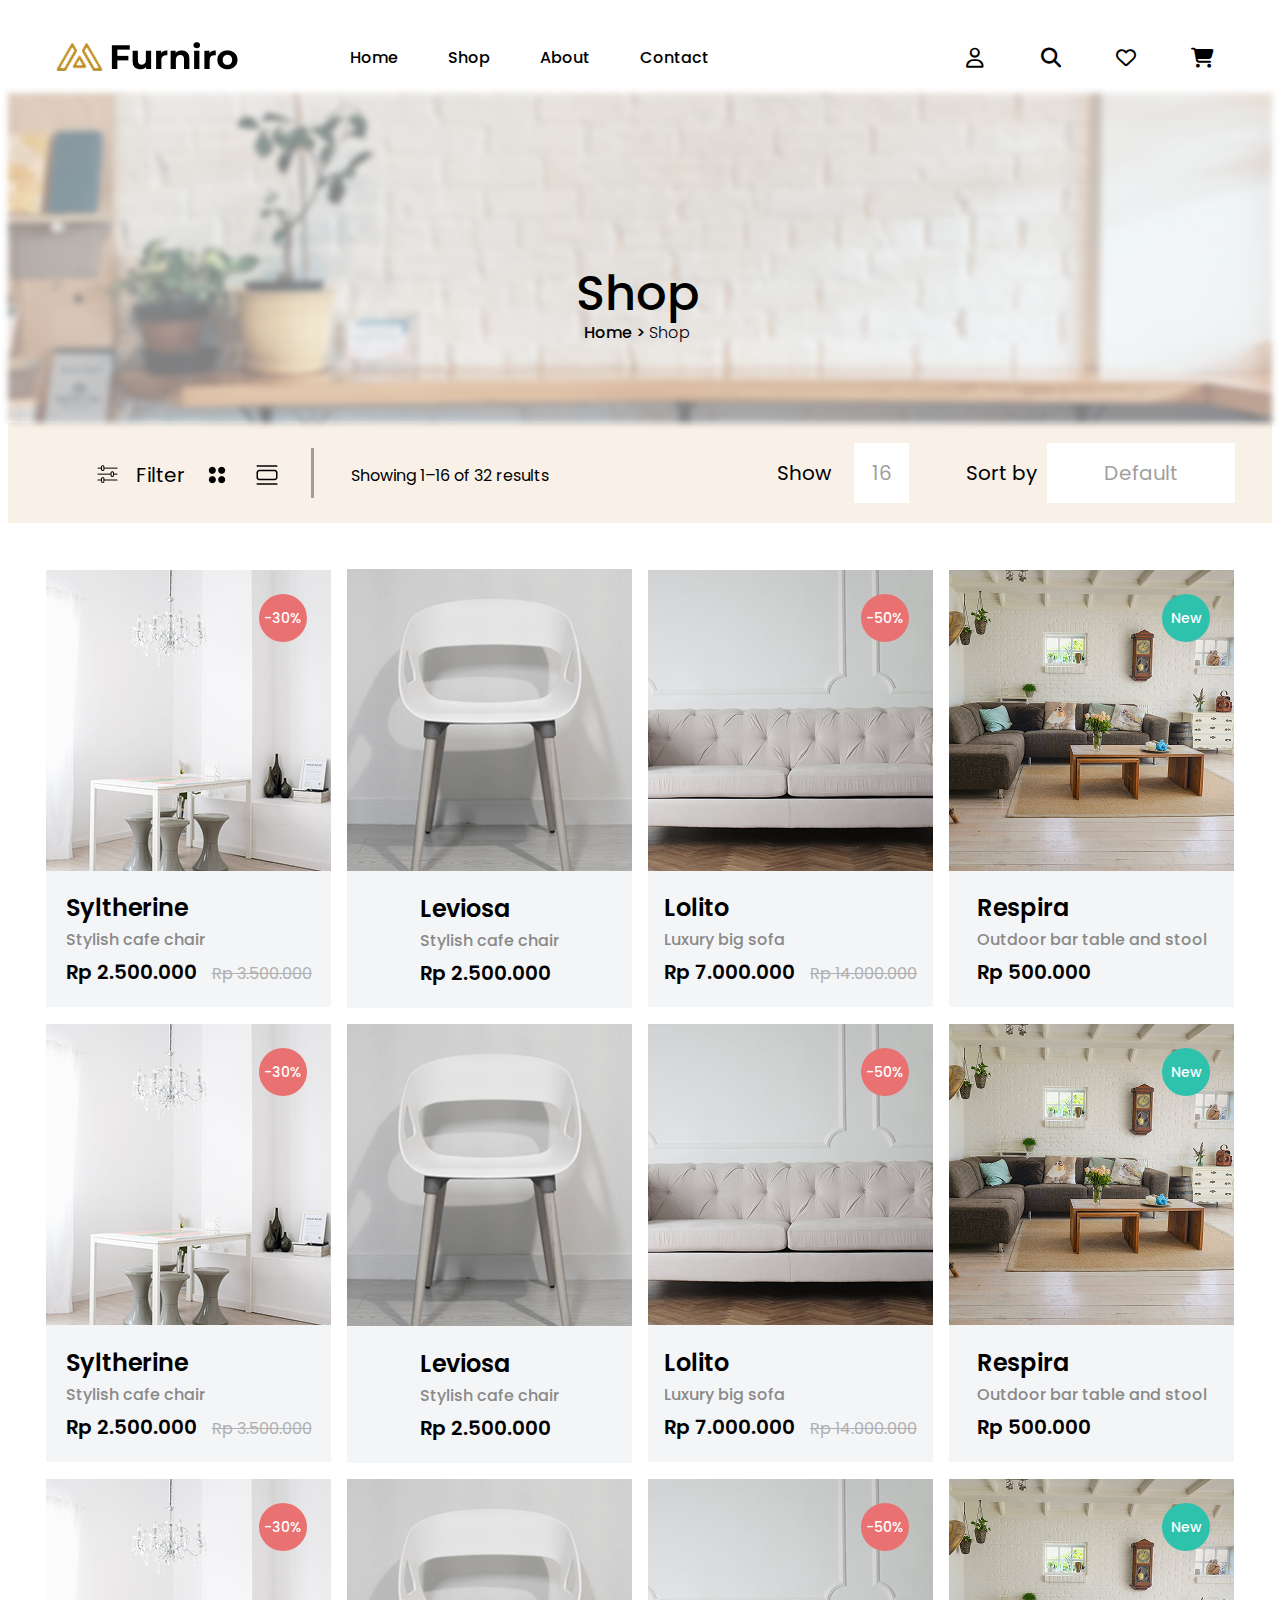
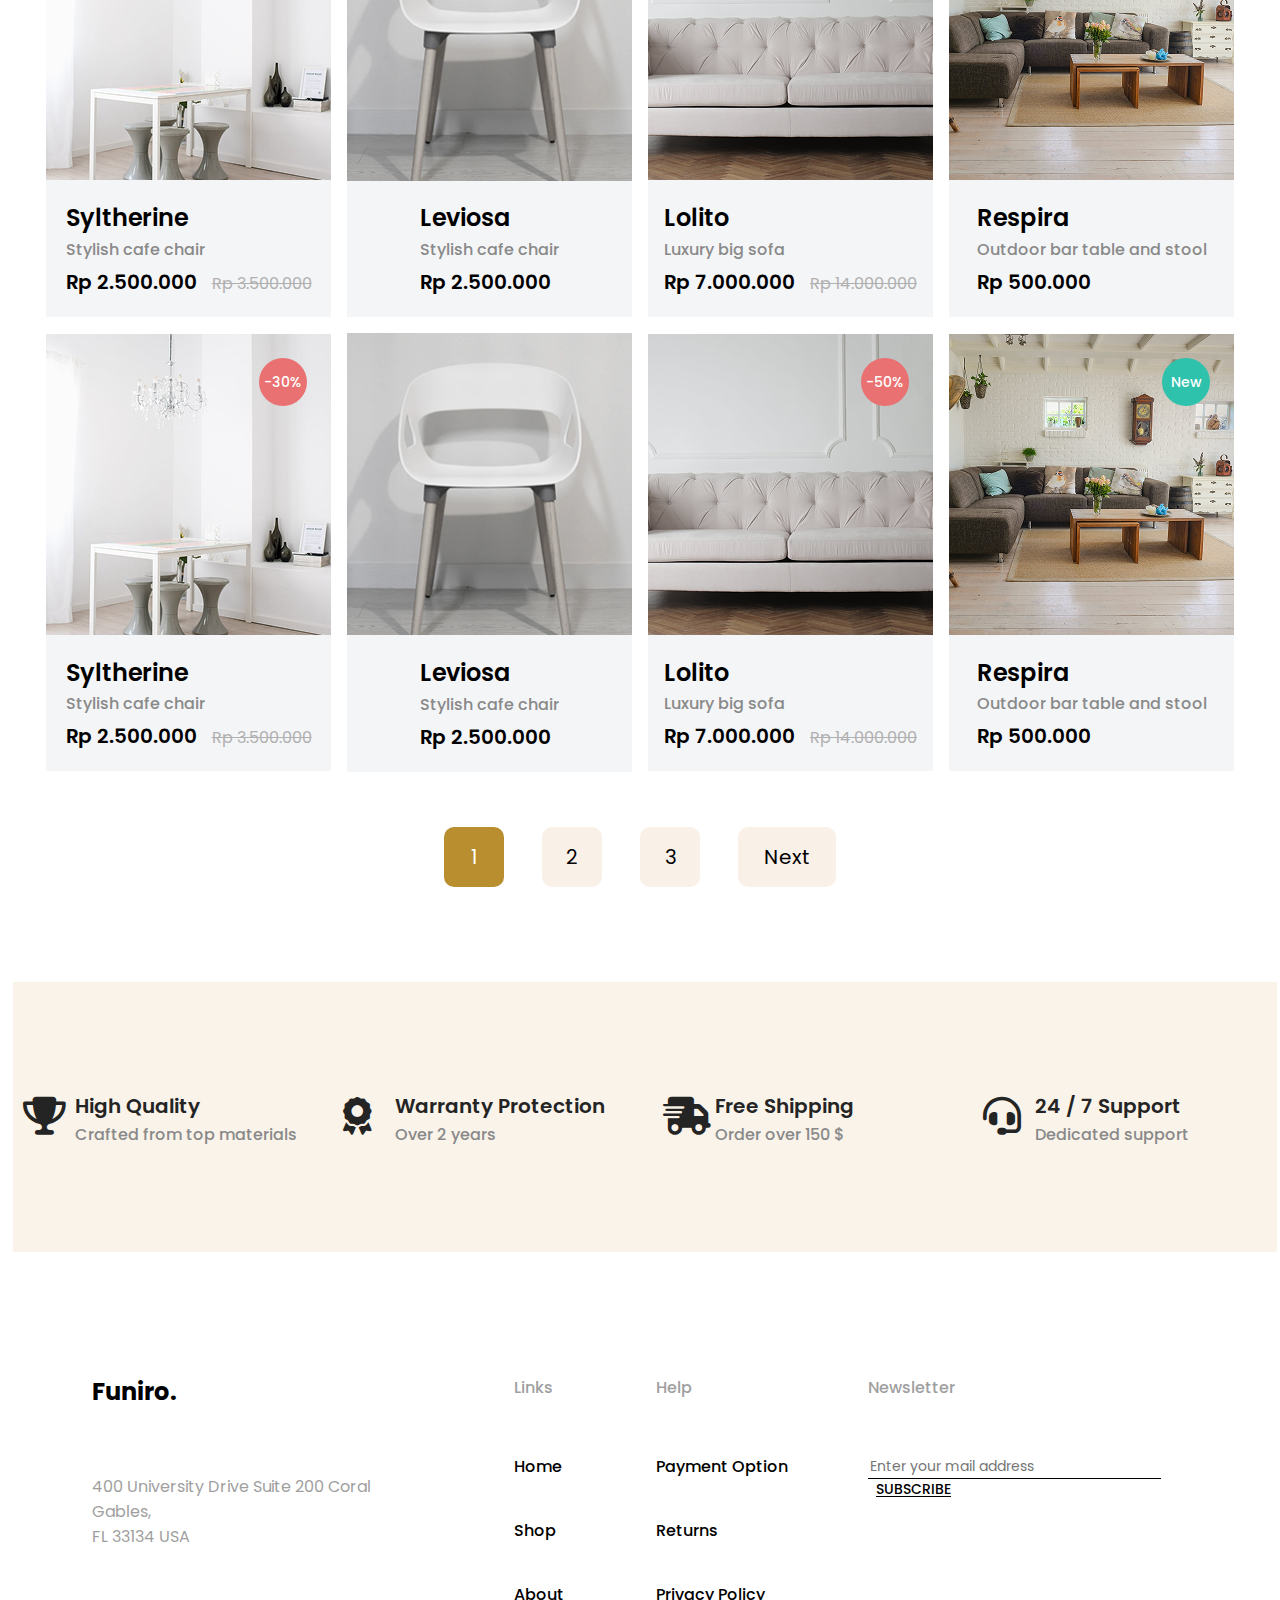
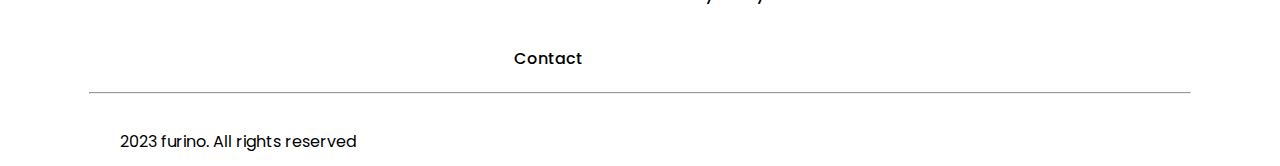
<file: shop.html>
<!DOCTYPE html>
<html lang="en">
<head>
    <meta charset="UTF-8">
    <meta name="viewport" content="width=device-width, initial-scale=1.0">
    <title>Shop</title>

      <!-- font_awesome -->
      <link rel="stylesheet" href="https://cdnjs.cloudflare.com/ajax/libs/font-awesome/6.7.2/css/all.min.css" integrity="sha512-Evv84Mr4kqVGRNSgIGL/F/aIDqQb7xQ2vcrdIwxfjThSH8CSR7PBEakCr51Ck+w+/U6swU2Im1vVX0SVk9ABhg==" crossorigin="anonymous" referrerpolicy="no-referrer" />

      <!-- font family -->
      <link rel="preconnect" href="https://fonts.googleapis.com">
      <link rel="preconnect" href="https://fonts.gstatic.com" crossorigin>
      <link href="https://fonts.googleapis.com/css2?family=Poppins:ital,wght@0,100;0,200;0,300;0,400;0,500;0,600;0,700;0,800;0,900;1,100;1,200;1,300;1,400;1,500;1,600;1,700;1,800;1,900&display=swap" rel="stylesheet">
    <link rel="stylesheet" href="style.css">
</head>
<body>
    <!-- <header class="header-area">
        <div class="header-logo">
            <img src="image/logo.png" alt="logo">
        </div>
        <div class="menu-bar">
            <nav class="menu">
                <a href="index.html">Home</a>
                <a href="#">Shop</a>
                <a href="blog.html">About</a>
                <a href="contact.html">Contact</a>
            </nav>
        </div>
        
        <div class="profile">
            <i class="fa-regular fa-user"></i>
        </div>
        <div class="search">
            <i class="fa-solid fa-magnifying-glass"></i>
        </div>
        <div class="heart">
            <i class="fa-regular fa-heart"></i>
        </div>
        <div class="cart">
            <a href="cart.html"><i class="fa-solid fa-cart-shopping"></i></a>
        </div>
    </header> -->
    <header class="header-area">
        <div class="header-logo">
            <img src="image/logo.png" alt="logo">
        </div>
        <div class="menu-bar">
            <input type="checkbox" name="check" id="check">
            <nav class="menu">
                <ul>
                    <li><a href="index.html">Home</a></li>
                    <li><a href="shop.html">Shop</a></li>
                    <li><a href="blog.html">About</a></li>
                    <li><a href="contact.html">Contact</a></li>
                    <label for="check" class="close-menu"><i class="fa-solid fa-xmark"></i></label>
                </ul>    
            </nav>
            <label for="check" class="open-menu"><i class="fa-solid fa-bars"></i></label>
        </div>
        
        <div class="icon-nav">
            <div class="n-icons">
                <i class="fa-regular fa-user"></i>
            </div>
            <div class="n-icons">
                <i class="fa-solid fa-magnifying-glass"></i>
            </div>
            <div class="n-icons">
                <i class="fa-regular fa-heart"></i>
            </div>
            <div class="n-icons">
                <a href="cart.html"><i class="fa-solid fa-cart-shopping"></i></a>
            </div>
        </div>
    </header>
    <section class="shop-hero">
        <div class="hero_image"></div>
        <div class="hero_heading">
            <h1>Shop</h1>
            <p>Home > <span id="shop">Shop</span></p>
        </div>
    </section>
    <section class="filter-sec">
        <div class="filter_part">
            <div class="filter">
                <img src="image/system-uicons_filtering.png" alt="">
            </div>
            <div class="filter-text">
                <p>Filter</p>
            </div>
            <div class="grid">
                <img src="image/ci_grid-big-round.png" alt="">
            </div>
            <div class="list">
                <img src="image/bi_view-list.png" alt="">
            </div>
            <div class="line"></div>
            <div class="show_result">
                <p>Showing 1–16 of 32 results</p>
            </div>
            <div class="show">
                <p>Show</p>
            </div>
            <div class="show_box">
                <p>16</p>
            </div>
            <div class="sort">
                <p>Sort by</p>
            </div>
            <div class="sort_box">
                <p>Default</p>
            </div>
        </div>
    </section>
    <section class="product-category-area">
        <div class="product-cards">
            <div class="card">
                <div class="img-section">
                    <img src="image/image 1.png" alt="">
                </div>
                <div class="product-description">
                    <h2>Syltherine</h2>
                    <p>Stylish cafe chair</p>
                    <h3>Rp 2.500.000   <span id="original-price">Rp 3.500.000</span></h3>
                </div>
                <div class="offer">
                    <p>-30%</p>
                </div>
                <div class="overlay">
                    <div class="add-cart">
                      <p><a href="single_product.html">Add to Cart</a></p>  
                    </div>
                    <div class="icons">
                       <div class="share"> 
                            <i class="fa-solid fa-share-nodes"></i>
                            <p>Share</p>
                        </div>
                       <div class="compare">
                            <i class="fa-solid fa-arrow-right-arrow-left"></i>
                            <p>Compare</p>
                       </div>
                       <div class="heart-icon">
                            <i class="fa-regular fa-heart"></i>
                            <p>Like</p>
                       </div>
                    </div>
                </div>
            </div>
            <div class="card">
                <div class="img-section">
                    <img src="image/image 2.png" alt="">
                </div>
                <div class="product-description">
                    <h2>Leviosa</h2>
                    <p>Stylish cafe chair</p>
                    <h3>Rp 2.500.000 </h3>
                </div>
                <div class="overlay">
                    <div class="add-cart">
                      <p>Add to Cart</p>  
                    </div>
                    <div class="icons">
                       <div class="share"> 
                            <i class="fa-solid fa-share-nodes"></i>
                            <p>Share</p>
                        </div>
                       <div class="compare">
                            <i class="fa-solid fa-arrow-right-arrow-left"></i>
                            <p>Compare</p>
                       </div>
                       <div class="heart-icon">
                            <i class="fa-regular fa-heart"></i>
                            <p>Like</p>
                       </div>
                    </div>
                </div>
                <!-- <div class="offer">
                    <p>-30%</p>
                </div> -->
            </div>
            <div class="card">
                <div class="img-section">
                    <img src="image/image 3.png" alt="">
                </div>
                <div class="product-description">
                    <h2>Lolito</h2>
                    <p>Luxury big sofa</p>
                    <h3>Rp 7.000.000 <span id="original-price">Rp 14.000.000</span></h3>
                </div>
                <div class="offer">
                    <p>-50%</p>
                </div>
                <div class="overlay">
                    <div class="add-cart">
                      <p>Add to Cart</p>  
                    </div>
                    <div class="icons">
                       <div class="share"> 
                            <i class="fa-solid fa-share-nodes"></i>
                            <p>Share</p>
                        </div>
                       <div class="compare">
                            <i class="fa-solid fa-arrow-right-arrow-left"></i>
                            <p>Compare</p>
                       </div>
                       <div class="heart-icon">
                            <i class="fa-regular fa-heart"></i>
                            <p>Like</p>
                       </div>
                    </div>
                </div>
            </div>
            <div class="card">
                <div class="img-section">
                    <img src="image/Images.png" alt="">
                </div>
                <div class="product-description">
                    <h2>Respira</h2>
                    <p>Outdoor bar table and stool</p>
                    <h3>Rp 500.000</h3>
                </div>
                <div class="offer-new">
                    <p>New</p>
                </div>
                <div class="overlay">
                    <div class="add-cart">
                      <p>Add to Cart</p>  
                    </div>
                    <div class="icons">
                       <div class="share"> 
                            <i class="fa-solid fa-share-nodes"></i>
                            <p>Share</p>
                        </div>
                       <div class="compare">
                            <i class="fa-solid fa-arrow-right-arrow-left"></i>
                            <p>Compare</p>
                       </div>
                       <div class="heart-icon">
                            <i class="fa-regular fa-heart"></i>
                            <p>Like</p>
                       </div>
                    </div>
                </div>
            </div>  

            <div class="card">
                <div class="img-section">
                    <img src="image/image 1.png" alt="">
                </div>
                <div class="product-description">
                    <h2>Syltherine</h2>
                    <p>Stylish cafe chair</p>
                    <h3>Rp 2.500.000   <span id="original-price">Rp 3.500.000</span></h3>
                </div>
                <div class="offer">
                    <p>-30%</p>
                </div>
                <div class="overlay">
                    <div class="add-cart">
                      <p>Add to Cart</p>  
                    </div>
                    <div class="icons">
                       <div class="share"> 
                            <i class="fa-solid fa-share-nodes"></i>
                            <p>Share</p>
                        </div>
                       <div class="compare">
                            <i class="fa-solid fa-arrow-right-arrow-left"></i>
                            <p>Compare</p>
                       </div>
                       <div class="heart-icon">
                            <i class="fa-regular fa-heart"></i>
                            <p>Like</p>
                       </div>
                    </div>
                </div>
            </div>
            <div class="card">
                <div class="img-section">
                    <img src="image/image 2.png" alt="">
                </div>
                <div class="product-description">
                    <h2>Leviosa</h2>
                    <p>Stylish cafe chair</p>
                    <h3>Rp 2.500.000 </h3>
                </div>
                <div class="overlay">
                    <div class="add-cart">
                      <p>Add to Cart</p>  
                    </div>
                    <div class="icons">
                       <div class="share"> 
                            <i class="fa-solid fa-share-nodes"></i>
                            <p>Share</p>
                        </div>
                       <div class="compare">
                            <i class="fa-solid fa-arrow-right-arrow-left"></i>
                            <p>Compare</p>
                       </div>
                       <div class="heart-icon">
                            <i class="fa-regular fa-heart"></i>
                            <p>Like</p>
                       </div>
                    </div>
                </div>
                <!-- <div class="offer">
                    <p>-30%</p>
                </div> -->
            </div>
            <div class="card">
                <div class="img-section">
                    <img src="image/image 3.png" alt="">
                </div>
                <div class="product-description">
                    <h2>Lolito</h2>
                    <p>Luxury big sofa</p>
                    <h3>Rp 7.000.000 <span id="original-price">Rp 14.000.000</span></h3>
                </div>
                <div class="offer">
                    <p>-50%</p>
                </div>
                <div class="overlay">
                    <div class="add-cart">
                      <p>Add to Cart</p>  
                    </div>
                    <div class="icons">
                       <div class="share"> 
                            <i class="fa-solid fa-share-nodes"></i>
                            <p>Share</p>
                        </div>
                       <div class="compare">
                            <i class="fa-solid fa-arrow-right-arrow-left"></i>
                            <p>Compare</p>
                       </div>
                       <div class="heart-icon">
                            <i class="fa-regular fa-heart"></i>
                            <p>Like</p>
                       </div>
                    </div>
                </div>
            </div>
            <div class="card">
                <div class="img-section">
                    <img src="image/Images.png" alt="">
                </div>
                <div class="product-description">
                    <h2>Respira</h2>
                    <p>Outdoor bar table and stool</p>
                    <h3>Rp 500.000</h3>
                </div>
                <div class="offer-new">
                    <p>New</p>
                </div>
                <div class="overlay">
                    <div class="add-cart">
                      <p>Add to Cart</p>  
                    </div>
                    <div class="icons">
                       <div class="share"> 
                            <i class="fa-solid fa-share-nodes"></i>
                            <p>Share</p>
                        </div>
                       <div class="compare">
                            <i class="fa-solid fa-arrow-right-arrow-left"></i>
                            <p>Compare</p>
                       </div>
                       <div class="heart-icon">
                            <i class="fa-regular fa-heart"></i>
                            <p>Like</p>
                       </div>
                    </div>
                </div>
            </div> 

            <div class="card">
                <div class="img-section">
                    <img src="image/image 1.png" alt="">
                </div>
                <div class="product-description">
                    <h2>Syltherine</h2>
                    <p>Stylish cafe chair</p>
                    <h3>Rp 2.500.000   <span id="original-price">Rp 3.500.000</span></h3>
                </div>
                <div class="offer">
                    <p>-30%</p>
                </div>
                <div class="overlay">
                    <div class="add-cart">
                      <p>Add to Cart</p>  
                    </div>
                    <div class="icons">
                       <div class="share"> 
                            <i class="fa-solid fa-share-nodes"></i>
                            <p>Share</p>
                        </div>
                       <div class="compare">
                            <i class="fa-solid fa-arrow-right-arrow-left"></i>
                            <p>Compare</p>
                       </div>
                       <div class="heart-icon">
                            <i class="fa-regular fa-heart"></i>
                            <p>Like</p>
                       </div>
                    </div>
                </div>
            </div>
            <div class="card">
                <div class="img-section">
                    <img src="image/image 2.png" alt="">
                </div>
                <div class="product-description">
                    <h2>Leviosa</h2>
                    <p>Stylish cafe chair</p>
                    <h3>Rp 2.500.000 </h3>
                </div>
                <div class="overlay">
                    <div class="add-cart">
                      <p>Add to Cart</p>  
                    </div>
                    <div class="icons">
                       <div class="share"> 
                            <i class="fa-solid fa-share-nodes"></i>
                            <p>Share</p>
                        </div>
                       <div class="compare">
                            <i class="fa-solid fa-arrow-right-arrow-left"></i>
                            <p>Compare</p>
                       </div>
                       <div class="heart-icon">
                            <i class="fa-regular fa-heart"></i>
                            <p>Like</p>
                       </div>
                    </div>
                </div>
                <!-- <div class="offer">
                    <p>-30%</p>
                </div> -->
            </div>
            <div class="card">
                <div class="img-section">
                    <img src="image/image 3.png" alt="">
                </div>
                <div class="product-description">
                    <h2>Lolito</h2>
                    <p>Luxury big sofa</p>
                    <h3>Rp 7.000.000 <span id="original-price">Rp 14.000.000</span></h3>
                </div>
                <div class="offer">
                    <p>-50%</p>
                </div>
                <div class="overlay">
                    <div class="add-cart">
                      <p>Add to Cart</p>  
                    </div>
                    <div class="icons">
                       <div class="share"> 
                            <i class="fa-solid fa-share-nodes"></i>
                            <p>Share</p>
                        </div>
                       <div class="compare">
                            <i class="fa-solid fa-arrow-right-arrow-left"></i>
                            <p>Compare</p>
                       </div>
                       <div class="heart-icon">
                            <i class="fa-regular fa-heart"></i>
                            <p>Like</p>
                       </div>
                    </div>
                </div>
            </div>
            <div class="card">
                <div class="img-section">
                    <img src="image/Images.png" alt="">
                </div>
                <div class="product-description">
                    <h2>Respira</h2>
                    <p>Outdoor bar table and stool</p>
                    <h3>Rp 500.000</h3>
                </div>
                <div class="offer-new">
                    <p>New</p>
                </div>
                <div class="overlay">
                    <div class="add-cart">
                      <p>Add to Cart</p>  
                    </div>
                    <div class="icons">
                       <div class="share"> 
                            <i class="fa-solid fa-share-nodes"></i>
                            <p>Share</p>
                        </div>
                       <div class="compare">
                            <i class="fa-solid fa-arrow-right-arrow-left"></i>
                            <p>Compare</p>
                       </div>
                       <div class="heart-icon">
                            <i class="fa-regular fa-heart"></i>
                            <p>Like</p>
                       </div>
                    </div>
                </div>
            </div> 

            <div class="card">
                <div class="img-section">
                    <img src="image/image 1.png" alt="">
                </div>
                <div class="product-description">
                    <h2>Syltherine</h2>
                    <p>Stylish cafe chair</p>
                    <h3>Rp 2.500.000   <span id="original-price">Rp 3.500.000</span></h3>
                </div>
                <div class="offer">
                    <p>-30%</p>
                </div>
                <div class="overlay">
                    <div class="add-cart">
                      <p>Add to Cart</p>  
                    </div>
                    <div class="icons">
                       <div class="share"> 
                            <i class="fa-solid fa-share-nodes"></i>
                            <p>Share</p>
                        </div>
                       <div class="compare">
                            <i class="fa-solid fa-arrow-right-arrow-left"></i>
                            <p>Compare</p>
                       </div>
                       <div class="heart-icon">
                            <i class="fa-regular fa-heart"></i>
                            <p>Like</p>
                       </div>
                    </div>
                </div>
            </div>
            <div class="card">
                <div class="img-section">
                    <img src="image/image 2.png" alt="">
                </div>
                <div class="product-description">
                    <h2>Leviosa</h2>
                    <p>Stylish cafe chair</p>
                    <h3>Rp 2.500.000 </h3>
                </div>
                <div class="overlay">
                    <div class="add-cart">
                      <p>Add to Cart</p>  
                    </div>
                    <div class="icons">
                       <div class="share"> 
                            <i class="fa-solid fa-share-nodes"></i>
                            <p>Share</p>
                        </div>
                       <div class="compare">
                            <i class="fa-solid fa-arrow-right-arrow-left"></i>
                            <p>Compare</p>
                       </div>
                       <div class="heart-icon">
                            <i class="fa-regular fa-heart"></i>
                            <p>Like</p>
                       </div>
                    </div>
                </div>
                <!-- <div class="offer">
                    <p>-30%</p>
                </div> -->
            </div>
            <div class="card">
                <div class="img-section">
                    <img src="image/image 3.png" alt="">
                </div>
                <div class="product-description">
                    <h2>Lolito</h2>
                    <p>Luxury big sofa</p>
                    <h3>Rp 7.000.000 <span id="original-price">Rp 14.000.000</span></h3>
                </div>
                <div class="offer">
                    <p>-50%</p>
                </div>
                <div class="overlay">
                    <div class="add-cart">
                      <p>Add to Cart</p>  
                    </div>
                    <div class="icons">
                       <div class="share"> 
                            <i class="fa-solid fa-share-nodes"></i>
                            <p>Share</p>
                        </div>
                       <div class="compare">
                            <i class="fa-solid fa-arrow-right-arrow-left"></i>
                            <p>Compare</p>
                       </div>
                       <div class="heart-icon">
                            <i class="fa-regular fa-heart"></i>
                            <p>Like</p>
                       </div>
                    </div>
                </div>
            </div>
            <div class="card">
                <div class="img-section">
                    <img src="image/Images.png" alt="">
                </div>
                <div class="product-description">
                    <h2>Respira</h2>
                    <p>Outdoor bar table and stool</p>
                    <h3>Rp 500.000</h3>
                </div>
                <div class="offer-new">
                    <p>New</p>
                </div>
                <div class="overlay">
                    <div class="add-cart">
                      <p>Add to Cart</p>  
                    </div>
                    <div class="icons">
                       <div class="share"> 
                            <i class="fa-solid fa-share-nodes"></i>
                            <p>Share</p>
                        </div>
                       <div class="compare">
                            <i class="fa-solid fa-arrow-right-arrow-left"></i>
                            <p>Compare</p>
                       </div>
                       <div class="heart-icon">
                            <i class="fa-regular fa-heart"></i>
                            <p>Like</p>
                       </div>
                    </div>
                </div>
            </div> 
        </div>

    </section>
    <section class="pages">
        <div class="page-number">
            <div class="page-rec active">
                <p>1</p>
            </div>
            <div class="page-rec">
                <p>2</p>
            </div>
            <div class="page-rec">
                <p>3</p>
            </div>
            <div class="page-next">
                <p>Next</p>
            </div>
        </div>
    </section>
    <section class="feature-area">
        <div class="features">
            <div class="shop-feat">
                <div class="feat-icon">
                    <i class="fa-solid fa-trophy"></i>
                </div>
                <div class="feat-name">
                    <h3>High Quality</h3>
                    <p>Crafted from top materials</p>
                </div>
            </div>
            <div class="shop-feat">
                <div class="feat-icon">
                    <i class="fa-solid fa-award"></i>
                </div>
                <div class="feat-name">
                    <h3>Warranty Protection</h3>
                    <p>Over 2 years</p>
                </div>
            </div>
            <div class="shop-feat">
                <div class="feat-icon">
                    <i class="fa-solid fa-truck-fast"></i>
                </div>
                <div class="feat-name">
                    <h3>Free Shipping</h3>
                    <p>Order over 150 $</p>
                </div>
            </div>
            <div class="shop-feat">
                <div class="feat-icon">
                    <i class="fa-solid fa-headset"></i>
                </div>
                <div class="feat-name">
                    <h3>24 / 7 Support</h3>
                    <p>Dedicated support</p>
                </div>
            </div>
        </div>
    </section>
    <section class="footer-area">
        <div class="footer">
            <div class="company-details">
                <div class="company-name">
                    <h2>Funiro.</h2>
                </div>
                <div class="address">
                    <p>400 University Drive Suite 200 Coral <br>Gables,
                    <br> FL 33134 USA</p>
                </div>
            </div>
            <div class="links">
                <div class="link">
                    <p>Links</p>
                </div>
                <div class="link">
                    <a href="#">Home</a>
                </div>
                <div class="link">
                    <a href="#">Shop</a>
                </div>
                <div class="link">
                    <a href="#">About</a>
                </div>
                <div class="link">
                    <a href="#">Contact</a>
                </div>
            </div>
            <div class="help-section">
                <div class="help">
                    <p>Help</p>
                </div>
                <div class="help">
                    <a href="#">Payment Option</a>
                </div>
                <div class="help">
                    <a href="#">Returns</a>
                </div>
                <div class="help">
                    <a href="#">Privacy Policy</a>
                </div>
            </div>
            <div class="newsletter-section">
                <div class="newsletter">
                    <p>Newsletter</p>
                </div>
                <input type="email" id="email" name="email" placeholder="Enter your mail address">
                <button class="subscribe"><a href="#">SUBSCRIBE</a></button>
            </div>
        </div>
        <div class="sub-footer">
            <hr id="sub-footerline">
            <p>2023 furino. All rights reserved</p>
        </div>
    </section>
</body>
</html>
</file>
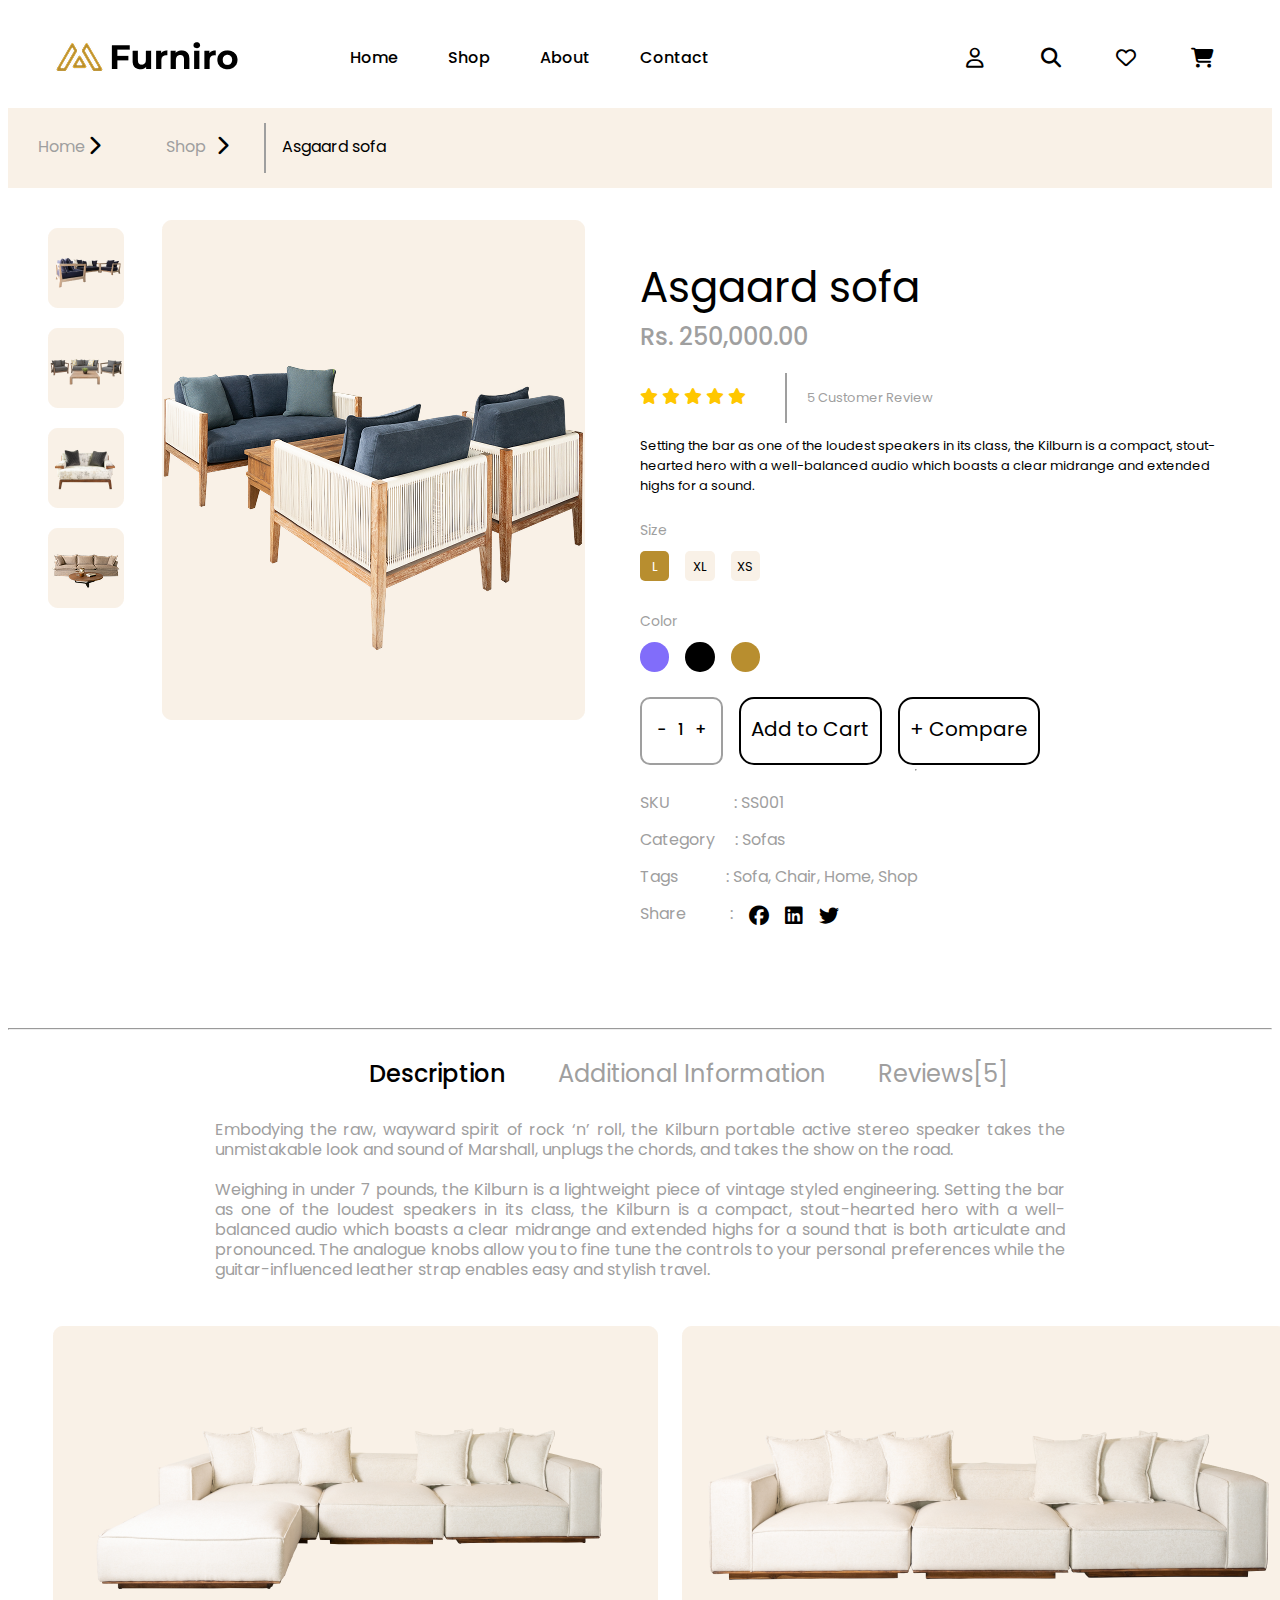
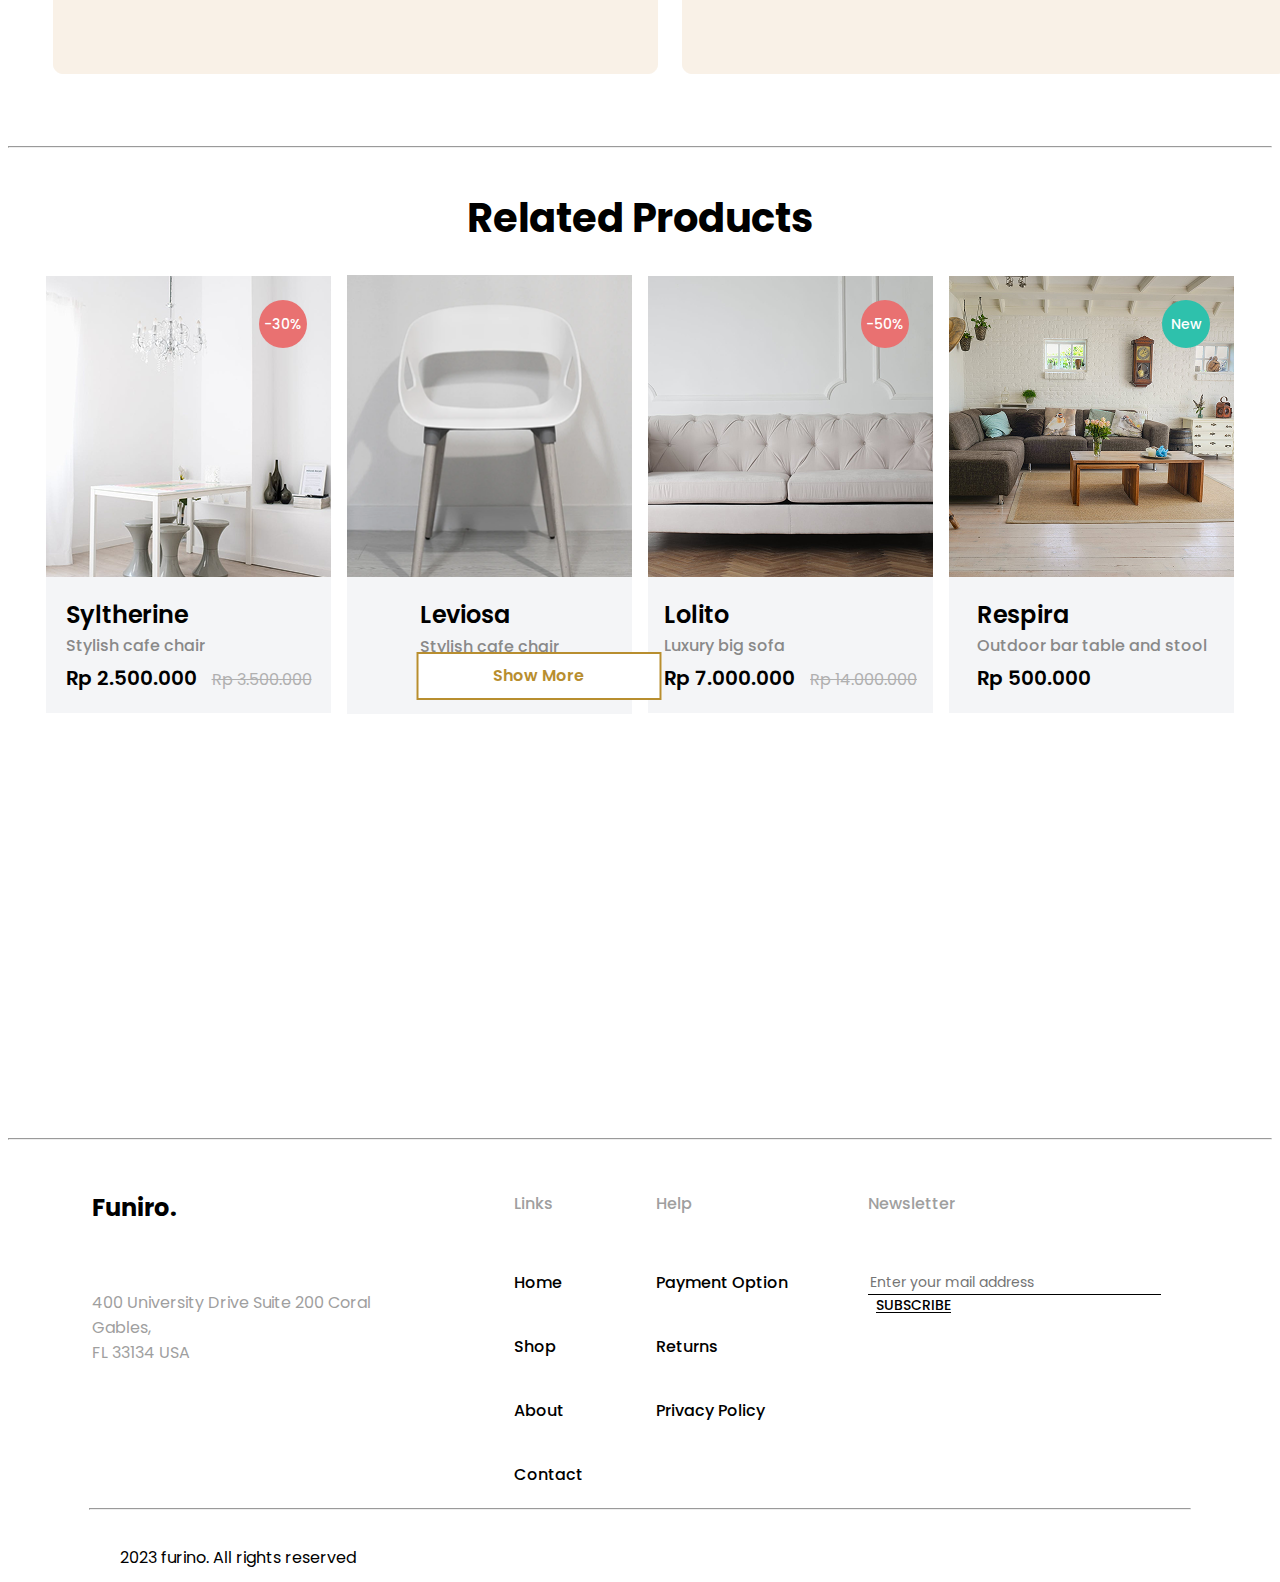
<file: single_product.html>
<!DOCTYPE html>
<html lang="en">
<head>
    <meta charset="UTF-8">
    <meta name="viewport" content="width=device-width, initial-scale=1.0">
     <!-- font_awesome -->
     <link rel="stylesheet" href="https://cdnjs.cloudflare.com/ajax/libs/font-awesome/6.7.2/css/all.min.css" integrity="sha512-Evv84Mr4kqVGRNSgIGL/F/aIDqQb7xQ2vcrdIwxfjThSH8CSR7PBEakCr51Ck+w+/U6swU2Im1vVX0SVk9ABhg==" crossorigin="anonymous" referrerpolicy="no-referrer" />

     <!-- font family -->
     <link rel="preconnect" href="https://fonts.googleapis.com">
     <link rel="preconnect" href="https://fonts.gstatic.com" crossorigin>
     <link href="https://fonts.googleapis.com/css2?family=Poppins:ital,wght@0,100;0,200;0,300;0,400;0,500;0,600;0,700;0,800;0,900;1,100;1,200;1,300;1,400;1,500;1,600;1,700;1,800;1,900&display=swap" rel="stylesheet">
 
     <link rel="stylesheet" href="style.css">
 
    <title>Single Product</title>
</head>
<body>
    <!-- <header class="header-area">
        <div class="header-logo">
            <img src="image/logo.png" alt="logo">
        </div>
        <div class="menu-bar">
            <nav class="menu">
                <a href="index.html">Home</a>
                <a href="shop.html">Shop</a>
                <a href="blog">About</a>
                <a href="contact.html">Contact</a>
            </nav>
        </div>
        
        <div class="profile">
            <i class="fa-regular fa-user"></i>
        </div>
        <div class="search">
            <i class="fa-solid fa-magnifying-glass"></i>
        </div>
        <div class="heart">
            <i class="fa-regular fa-heart">
        </div>
        <div class="cart">
            <a href="cart.html"><i class="fa-solid fa-cart-shopping"></i></a>
        </div>
    </header> -->
    
    <header class="header-area">
        <div class="header-logo">
            <img src="image/logo.png" alt="logo">
        </div>
        <div class="menu-bar">
            <input type="checkbox" name="check" id="check">
            <nav class="menu">
                <ul>
                    <li><a href="index.html">Home</a></li>
                    <li><a href="shop.html">Shop</a></li>
                    <li><a href="blog.html">About</a></li>
                    <li><a href="contact.html">Contact</a></li>
                    <label for="check" class="close-menu"><i class="fa-solid fa-xmark"></i></label>
                </ul>    
            </nav>
            <label for="check" class="open-menu"><i class="fa-solid fa-bars"></i></label>
        </div>
        
        <div class="icon-nav">
            <div class="n-icons">
                <i class="fa-regular fa-user"></i>
            </div>
            <div class="n-icons">
                <i class="fa-solid fa-magnifying-glass"></i>
            </div>
            <div class="n-icons">
                <i class="fa-regular fa-heart"></i>
            </div>
            <div class="n-icons">
                <a href="cart.html"><i class="fa-solid fa-cart-shopping"></i></a>
            </div>
        </div>
    </header>
    <section class="single-product-path">
        <div class="product-path">
            <div class="tag">
                <p>Home</p>
            </div>
            <div class="icon-tag">
                <i class="fa-solid fa-chevron-right"></i>
            </div>
            <div class="tag">
                <p>Shop</p>
            </div>
            <div class="icon-tag">
                <i class="fa-solid fa-chevron-right"></i>
            </div>
            <div class="line-tag">

            </div>
            <div class="product-name">
                <p>Asgaard sofa</p>
            </div>
        </div>
    </section>
    <section class="product-sec">
        <div class="products">
            <div class="product-s-img">
                <div class="s-sofa">
                    <img src="image/s_sofa1.png" alt="">
                </div>
                <div class="s-sofa">
                    <img src="image/s-sofa2.png" alt="">
                </div>
                <div class="s-sofa">
                    <img src="image/s-sofa3.png" alt="">
                </div>
                <div class="s-sofa">
                    <img src="image/s-sofa4.png" alt="">
                </div>
            </div>
            <div class="product-l-img">
                <img src="image/l-sofa.png" alt="">
            </div>
            <div class="single-product-details">
                <div class="s-p-name">
                    <h2>Asgaard sofa</h2>
                </div>
                <div class="s-p-price">
                    <p>Rs. 250,000.00</p>
                </div>
                <div class="review">
                    <div class="star">
                        <i class="fa-solid fa-star"></i>
                        <i class="fa-solid fa-star"></i>
                        <i class="fa-solid fa-star"></i>
                        <i class="fa-solid fa-star"></i>
                        <i class="fa-solid fa-star"></i>
                    </div>
                    <div class="line-tag"></div>
                    <div class="review-text">
                        <p>5 Customer Review</p>
                    </div>
                </div>
                <div class="s-p-details">
                    <p>Setting the bar as one of the loudest speakers in its class, the Kilburn is a compact, stout-hearted hero with a well-balanced audio which boasts a clear midrange and extended highs for a sound.
                    </p>
                </div>
                <div class="size-header">
                    <p>Size</p>
                </div>
                <div class="sizes">
                    <div class="size"><p>L</p></div>
                    <div class="size1"><p>XL</p></div>
                    <div class="size1"><p>XS</p></div>
                </div>
                <div class="color-header">
                    <p>Color</p>
                </div>
                <div class="colors">
                    <div class="color-circle"></div>
                    <div class="color-circle1"></div>
                    <div class="color-circle2"></div>
                </div>
                <div class="boxes">
                    <div class="quantity-box">
                        <p>- &nbsp  1  &nbsp +</p>
                    </div>
                    <div class="add-cart-box">
                        <p>Add to Cart</p>
                    </div>
                    <div class="compare-box">
                        <p>+ Compare</p>
                    </div>
                </div>
                <hr>
                <div class="sku">
                    <p>SKU  &nbsp &nbsp &nbsp &nbsp &nbsp &nbsp &nbsp &nbsp: SS001</p>
                </div>
                <div class="s-p-category">
                    <p>Category &nbsp &nbsp  : Sofas</p>
                </div>
                <div class="s-p-tags">
                    <p>Tags   &nbsp &nbsp &nbsp &nbsp &nbsp &nbsp: Sofa, Chair, Home, Shop</p>
                </div>
                <div class="s-p-share">
                    <p>Share  &nbsp &nbsp
                        &nbsp &nbsp &nbsp   : 
                        <div class="media-icon">
                        <i class="fa-brands fa-facebook"></i>
                        <i class="fa-brands fa-linkedin"></i>
                        <i class="fa-brands fa-twitter"></i>
                    </div></p>
                </div>
            </div>
        </div>
    </section>
    <hr>
    <section class="s-p-explain">
        <div class="explanation">
            <div class="heading-active">
                <p>Description</p>
            </div>
            <div class="heading-inact">
                <p>Additional Information</p>
            </div>
            <div class="heading-inact">
                <p>Reviews[5]</p>
            </div>
        </div>
        <div class="description-text">
            <p>Embodying the raw, wayward spirit of rock ‘n’ roll, the Kilburn portable active stereo speaker takes the unmistakable look and sound of Marshall, unplugs the chords, and takes the show on the road.<br><br>
            Weighing in under 7 pounds, the Kilburn is a lightweight piece of vintage styled engineering. Setting the bar as one of the loudest speakers in its class, the Kilburn is a compact, stout-hearted hero with a well-balanced audio which boasts a clear midrange and extended highs for a sound that is both articulate and pronounced. The analogue knobs allow you to fine tune the controls to your personal preferences while the guitar-influenced leather strap enables easy and stylish travel.</p>
        </div>
        <div class="sofa-img">
            <div class="s-img">
                <img src="image/sofa1.png" alt="">
            </div>
            <div class="s-img">
                <img src="image/sofa2.png" alt="">
            </div>
        </div>
    </section>
    <hr>
    <section class="product-category-area">
        <div class="product-heading">
            <h2>Related Products</h2>
        </div>
        <div class="product-cards">
            <div class="card">
                <div class="img-section">
                    <img src="image/image 1.png" alt="">
                </div>
                <div class="product-description">
                    <h2>Syltherine</h2>
                    <p>Stylish cafe chair</p>
                    <h3>Rp 2.500.000   <span id="original-price">Rp 3.500.000</span></h3>
                </div>
                <div class="offer">
                    <p>-30%</p>
                </div>
                <div class="overlay">
                    <div class="add-cart">
                      <p>Add to Cart</p>  
                    </div>
                    <div class="icons">
                       <div class="share"> 
                            <i class="fa-solid fa-share-nodes"></i>
                            <p>Share</p>
                        </div>
                       <div class="compare">
                            <i class="fa-solid fa-arrow-right-arrow-left"></i>
                            <p>Compare</p>
                       </div>
                       <div class="heart-icon">
                            <i class="fa-regular fa-heart"></i>
                            <p>Like</p>
                       </div>
                    </div>
                </div>
            </div>
            <div class="card">
                <div class="img-section">
                    <img src="image/image 2.png" alt="">
                </div>
                <div class="product-description">
                    <h2>Leviosa</h2>
                    <p>Stylish cafe chair</p>
                    <h3>Rp 2.500.000 </h3>
                </div>
                <div class="overlay">
                    <div class="add-cart">
                      <p>Add to Cart</p>  
                    </div>
                    <div class="icons">
                       <div class="share"> 
                            <i class="fa-solid fa-share-nodes"></i>
                            <p>Share</p>
                        </div>
                       <div class="compare">
                            <i class="fa-solid fa-arrow-right-arrow-left"></i>
                            <p>Compare</p>
                       </div>
                       <div class="heart-icon">
                            <i class="fa-regular fa-heart"></i>
                            <p>Like</p>
                       </div>
                    </div>
                </div>
                <!-- <div class="offer">
                    <p>-30%</p>
                </div> -->
            </div>
            <div class="card">
                <div class="img-section">
                    <img src="image/image 3.png" alt="">
                </div>
                <div class="product-description">
                    <h2>Lolito</h2>
                    <p>Luxury big sofa</p>
                    <h3>Rp 7.000.000 <span id="original-price">Rp 14.000.000</span></h3>
                </div>
                <div class="offer">
                    <p>-50%</p>
                </div>
                <div class="overlay">
                    <div class="add-cart">
                      <p>Add to Cart</p>  
                    </div>
                    <div class="icons">
                       <div class="share"> 
                            <i class="fa-solid fa-share-nodes"></i>
                            <p>Share</p>
                        </div>
                       <div class="compare">
                            <i class="fa-solid fa-arrow-right-arrow-left"></i>
                            <p>Compare</p>
                       </div>
                       <div class="heart-icon">
                            <i class="fa-regular fa-heart"></i>
                            <p>Like</p>
                       </div>
                    </div>
                </div>
            </div>
            <div class="card">
                <div class="img-section">
                    <img src="image/Images.png" alt="">
                </div>
                <div class="product-description">
                    <h2>Respira</h2>
                    <p>Outdoor bar table and stool</p>
                    <h3>Rp 500.000</h3>
                </div>
                <div class="offer-new">
                    <p>New</p>
                </div>
                <div class="overlay">
                    <div class="add-cart">
                      <p>Add to Cart</p>  
                    </div>
                    <div class="icons">
                       <div class="share"> 
                            <i class="fa-solid fa-share-nodes"></i>
                            <p>Share</p>
                        </div>
                       <div class="compare">
                            <i class="fa-solid fa-arrow-right-arrow-left"></i>
                            <p>Compare</p>
                       </div>
                       <div class="heart-icon">
                            <i class="fa-regular fa-heart"></i>
                            <p>Like</p>
                       </div>
                    </div>
                </div>
            </div> 
        </div>
        <button class="show_more single">
            <a href="#">Show More</a>
        </button>
    </section>
    <br><br>
    <hr>
    <section class="footer-area">
        <div class="footer">
            <div class="company-details">
                <div class="company-name">
                    <h2>Funiro.</h2>
                </div>
                <div class="address">
                    <p>400 University Drive Suite 200 Coral <br>Gables,
                    <br> FL 33134 USA</p>
                </div>
            </div>
            <div class="links">
                <div class="link">
                    <p>Links</p>
                </div>
                <div class="link">
                    <a href="#">Home</a>
                </div>
                <div class="link">
                    <a href="#">Shop</a>
                </div>
                <div class="link">
                    <a href="#">About</a>
                </div>
                <div class="link">
                    <a href="#">Contact</a>
                </div>
            </div>
            <div class="help-section">
                <div class="help">
                    <p>Help</p>
                </div>
                <div class="help">
                    <a href="#">Payment Option</a>
                </div>
                <div class="help">
                    <a href="#">Returns</a>
                </div>
                <div class="help">
                    <a href="#">Privacy Policy</a>
                </div>
            </div>
            <div class="newsletter-section">
                <div class="newsletter">
                    <p>Newsletter</p>
                </div>
                <input type="email" id="email" name="email" placeholder="Enter your mail address">
                <button class="subscribe"><a href="#">SUBSCRIBE</a></button>
            </div>
        </div>
        <div class="sub-footer">
            <hr id="sub-footerline">
            <p>2023 furino. All rights reserved</p>
        </div>
    </section>
</body>
</html>
</file>
<file: style.css>
/* index sec */

/* .header-area{
    max-width: 100%;
    height: 100px;
    display: flex;
    justify-content: space-evenly;
    align-items: center;
    
    
}

.header-logo{
    width: 185px;
    min-height: 41px;

}
.header-logo img{

}
.profile{
    width: 50px;
    min-height: 41px;
}
.profile i{
    font-size: 20px;
    padding: 10px;
    margin-left:5px;
}
.search{
    width: 50px;
    min-height: 41px;
}
.search i{
    font-size: 20px;
    padding: 10px;
    margin-left:5px;
   
}
.heart{
    width: 50px;
    min-height: 41px;
}
.heart i{
    font-size: 20px;
    padding: 10px;
    margin-left:5px;
   
}
.cart{
    width: 50px;
    min-height: 41px;
}
.cart a{
    text-decoration: none;
    color:black;
}
.cart i{
    font-size: 20px;
    padding: 10px;
    margin-left:5px;
   
}
.menu-bar{
    width: 550px;
    min-height: 41px;
}
nav a{
    text-decoration: none;
    color:black;
    display: inline-block;
    font-family: 'Poppins';
    font-weight: 500;
    font-size: 16px;
    line-height: 100%;
    letter-spacing: 0%;
    padding: 38px;
} */


.header-area{
    max-width: 100%;
    height: 100px;
    display: flex;
    justify-content: space-evenly;
    align-items: center;
    background-color: white;
    }

    .header-logo{
        width: 185px;
        min-height: 41px;

    }
    .n-icons{
        width: 50px;
        min-height: 41px;
    }
    .n-icons i{
        font-size: 20px;
        padding: 10px;
        margin-left:5px;
    }
    /* .search{
        width: 50px;
        min-height: 41px;
    }
    .search i{
        font-size: 20px;
        padding: 10px;
        margin-left:5px;
    
    }
    .heart{
        width: 50px;
        min-height: 41px;
    }
    .heart i{
        font-size: 20px;
        padding: 10px;
        margin-left:5px;
    
    }
    .cart{
        width: 50px;
        min-height: 41px;
    } */
    .n-icons a{
        text-decoration: none;
        color:black;
    }
    /* .cart i{
        font-size: 20px;
        padding: 10px;
        margin-left:5px;
    
    } */
    .menu-bar{
        width: 620px;
        min-height: 41px;
        display: flex;
        position: relative;
    }
    .menu{
        position: relative;
        display: flex;
    }
    .menu ul{
        list-style: none;
        display: flex;
       
    }
    .menu ul li{
        padding: 12px 25px;
    }
    .menu ul li a{
    display: inline-block;
    text-decoration: none;
    color: black;
    text-align: center;
    transition: .15s ease-in-out;
    position: relative;
    display: inline-block;
    font-family: 'Poppins';
    font-weight: 500;
    font-size: 16px;
    line-height: 100%;
    letter-spacing: 0%;
}
.open-menu, .close-menu{
    position: absolute;
    cursor: pointer;
    font-size: 1.5rem;
    display: none;
    }
    .open-menu{
        top: 50%;
        right: 20px;
        transform: translateY(-50%);
    }
    .close-menu{
        top:20px;
        right: 20px;
    }
    #check{
        display: none;
    }
    .icon-nav{
        display: flex;
        justify-content: space-evenly;
        gap:25px;   
    }

.hero-img img{
    max-width: 100%;
    position: relative;
}
.hero-new_arrival{
    max-width: 520px;
    height: 363px;
    top: 280px;
    left: 640px;
    position: absolute;
    background-color: #FFF3E3;
    border-radius: 10px;
}

.new_arrive{
    font-family: 'Poppins';
    font-weight: 600;
    font-size: 16px;
    line-height: 100%;
    letter-spacing: 3px;
    padding-top: 40px;
    padding-left: 32px;
    color: #333333;


}
.hero-new_arrival h1{
    font-family: 'Poppins';
    font-weight: 700;
    font-size: 40px;
    line-height: 50px;
    letter-spacing: 0px;
    color: #B88E2F;
    margin-top: 0px;
    margin-bottom: 0px;
    padding-left: 32px;
}
.hero-text{
    font-family: 'Poppins';
    font-weight: 500;
    font-size: 18px;
    line-height: 24px;
    letter-spacing: 0px;
    color:#333333;
    padding-left: 32px;
    margin-top: 2px;
}
.buy_now{
    margin-top: -5px;
    background-color: #B88E2F;
    border:none;
    width: 200px;
    height: 65px;
    margin-left: 32px;

}
.buy_now a{
    font-weight: 700;
    font-size: 16px;
    line-height: 100%;
    letter-spacing: 0px;
    text-transform: uppercase;
    color: #FFFFFF;
    text-decoration: none;
}
.browse-the-range{
    width: 100%;
    min-height: 100vh;
    margin-top: 46px;
}
.browse-heading h2{
    font-family: 'Poppins';
    font-weight: 700;
    font-size: 32px;
    line-height: 100%;
    letter-spacing: 0px;
    margin-bottom: 0px;
    color: #333333;
    text-align: center;
    padding-top: 20px;
}
.browse-heading p{
    font-family: 'Poppins';
    font-weight: 400;
    font-size: 14px;
    line-height: 100%;
    letter-spacing: 0px;
    text-align: center;
    color:#666666;
    margin-top: 0px;
    padding-top: 10px;

}
.category-area{
    width: 100%;
    display: flex;
    flex-wrap: wrap;
    justify-content: center;
    align-items: center;
    gap:16px;
    margin: 32px 8px;
}
.category{
    width: 380px; ;
    display: flex;
    justify-content: center;
    align-items: center;
    flex-direction: column;
    cursor: pointer;
    gap:10px;
}
.category-img{
    width: 100%;
    display: flex;
    justify-content: center;
    align-items: center;
}
.category-img img{
    width:100%;
    height: auto;
}
.category-name{
    margin-top: 4px;
}

.category-name h2{
    font-family: 'Poppins';
    font-weight: 600;
    font-size: 24px;
    line-height: 100%;
    letter-spacing: 0px;
    text-align: center;
    color: #333333;

}

.product-area{
    height: 840px;
}
.product-heading h2{
    font-family: 'Poppins';
    font-weight: 700;
    font-size: 40px;
    line-height: 120%;
    letter-spacing: 0%;
    text-align: center;

}
.s-m-btn{
    height: 120px;
    position: relative;
}
.show_more{
    width: 245px;
    height: 48px;
    border: 2px solid #B88E2F;
    background-color: #FFFFFF;
    margin: 0px;
    position: absolute;
    top: 50%;
    left: 50%;
    transform: translate(-50%, -50%);
}
.show_more a{
    font-family: 'Poppins';
    font-weight: 600;
    font-size: 16px;
    line-height: 150%;
    letter-spacing: 0%;
    display: inline-block;
    text-decoration: none;
    color:#B88E2F;
}
.inspiration-area{
    height: 670px;
    background-color:#FCF8F3;
}
.inspired-part{
    height: 600px;
    display: flex;
    justify-content:center;
    align-items: flex-start;
    gap: 20px;
    padding-top: 32px;
}
.inspired-text{
    min-height: 600px;
    width: 500px;
}
.inspired-pic1{
    min-height: 600px;
    width: 404px;
    position: relative;
}
.inspired-pic1 img{
    width: 100%;
    height: 582px;
}
.inspired-pic2{
    width: 350px;
    height: 582px;
    position: relative;
}
.inspired-pic2 img{
    width:100%;
    height: 486px;
}
.inspired-pic3{
    width: 55px;
    height: 582px;
}
.inspired-pic3 img{
    height: 486px;
}
.inspired-text{
    margin-top: 120px;
    margin-left: 48px;
}
.inspired-text h2{
    font-family: 'Poppins';
    font-weight: 700;
    font-size: 40px;
    line-height: 120%;
    letter-spacing: 0%;
    color:#3A3A3A;
    padding-top: 40px;
    padding-left: 25px;
    margin-bottom: 0px;

}
.inspired-text p{
    font-family: 'Poppins';
    font-weight: 500;
    font-size: 16px;
    line-height: 150%;
    letter-spacing: 0%;
    padding-left: 25px;
    margin-top: 2px;
    color:#616161;

}
.explore-btn{
    width: 176px;
    height: 48px;
    margin-left: 25px;
    background-color: #B88E2F;
    border: none;
}
.explore-btn a{
    text-decoration: none;
    color:#FFFFFF;
    font-family: 'Poppins';
    font-weight: 600;
    font-size: 16px;
    line-height: 150%;
    letter-spacing: 0%;
}
.img-label{
    display: flex;
    height: 130px;
    position: absolute;
    /* top: -100px;
    left: 15px; */
    top: 428px;
    left: 24px;
    align-items: flex-end;
    flex-direction: row;
}
.label-text{
    width: 217px;
    min-height: 130px;
    background-color:#FFFFFFB8;
    backdrop-filter: blur(3px);

}
.label-text p{
    font-family: 'Poppins';
    font-weight: 500;
    font-size: 16px;
    line-height: 150%;
    letter-spacing: 0%;
    color:#616161;
    padding-left: 32px;
    margin-bottom: 0px;
    padding-top: 12px;
}
.label-text h2{
    font-family: 'Poppins';
    font-weight: 600;
    font-size: 24px;
    line-height: 120%;
    letter-spacing: 0%;
    color:#3A3A3A;
    padding-left: 32px;
    margin-top: 5px;
}
.arrow{
    width: 48px;
    min-height: 48px;
    background-color: #B88E2F;
    padding: 2px;

}
.fa-arrow-right{
    font-size: 24px;
    color: white;
    text-align: center;
    padding: 10px;
}
.dots{
    width: 180px;
    height: 27px;
    display: flex;
    flex-wrap: wrap;
    justify-items: center;
    align-items: center;
    gap: 20px;
    margin-top: 32px;

}
.dot-border{
    width: 27px;
    height: 27px;
    opacity: 0.7;
    position: relative;
    border-radius: 50%;
    border: 2px solid #B88E2F;
}
.dot{
    width: 11px;
    height: 11px;
    position: absolute;
    top: 8px;
    left: 8px;
    border-radius: 50%;
    background-color: #B88E2F;
}
.dot1{
    width: 11px;
    height: 11px;
    border-radius: 50%;
    background-color: #D8D8D8;

}
.right-arrow{
    width: 48px;
    height: 48px;
    border-radius: 50%;
    position: absolute;
    top: 220px;
    left: 290px;
    box-shadow: 0px 4px 14px 1px #00000029;
    background-color:#FFFFFF;

}
.fa-chevron-right{
    color: #B88E2F;
    font-size: 24px;
    width: 24px;
    height: 24px;
    padding: 13px 16px;

}
.furniture{
    height: 800px;
}
.furniture_heading p{
    font-family: 'Poppins';
    font-weight: 600;
    font-size: 20px;
    line-height: 150%;
    letter-spacing: 0%;
    text-align: center;
    color: #616161;
    padding-top: 5px;
    margin-bottom: 0px;

}
.furniture_heading h2{
    font-family: 'Poppins';
    font-weight: 700;
    font-size: 40px;
    line-height: 120%;
    letter-spacing: 0%;
    text-align: center;
    color: #3A3A3A;
    margin-top: 0px;
}
.photo-collage{
    max-width:1224px;
    width: 100%;
    margin: auto;
    padding: 5px 0;
}
.photo-gallery{
    display: flex;
    gap: 16px;
}
.column{
    display: flex;
    flex-direction: column;
    justify-content: center;
    align-items: center;
    gap:16px;
}
.photo img{
    width: 100%;
    height: auto;
    border-radius: 2px;
    object-fit: cover;
}
.footer{
    width: 100%;
    min-height: 360px;
    display: flex;
    justify-content: center;
    gap: 72px;
    flex-wrap: wrap;
}
.company-details{
    min-height: 312px;
    width: 350px;
}
.company-name h2{
    padding-top: 28px;
    font-family: 'Poppins';
    font-weight: bold;
    font-size: 24px;
    line-height: 100%;
    letter-spacing: 0%;
    color: black;

}
.address p{
    padding-top:50px;
    font-family: 'Poppins';
    font-weight: 400;
    font-size: 16px;
    line-height: 25px;
    letter-spacing: 0%;
    color:#9F9F9F;

}
.links{
    min-height: 312px;
    width: 70px;
    display: flex;
    align-items: flex-start;
    flex-direction: column;
    gap: 46px;
}
.link p{
    font-family: 'Poppins';
    font-weight: 500;
    font-size: 16px;
    line-height: 100%;
    letter-spacing: 0%;
    color:#9F9F9F;
    padding-top: 32px;

}
.link a{
    text-decoration: none;
    display: inline-block;
    font-family: 'Poppins';
    font-weight: 500;
    font-size: 16px;
    line-height: 100%;
    letter-spacing: 0%;
    color:black;

}
.help-section{
    min-height: 312px;
    width:140px;
    display: flex;
    align-items: flex-start;
    flex-direction: column;
    gap: 46px;
}
.help p{
    font-family: 'Poppins';
    font-weight: 500;
    font-size: 16px;
    line-height: 100%;
    letter-spacing: 0%;
    color: #9F9F9F;
    padding-top: 32px;
}
.help a{
    text-decoration: none;
    display: inline-block;
    font-family: 'Poppins';
    font-weight: 500;
    font-size: 16px;
    line-height: 100%;
    letter-spacing: 0%;
    color:black;
}
.newsletter-section{
    min-height: 300px;
    width:320px;
}
.newsletter p{
    font-family: 'Poppins';
    font-weight: 500;
    font-size: 16px;
    line-height: 100%;
    letter-spacing: 0%;
    color: #9F9F9F;
    padding-top: 32px;
}
input{
    border:none;
    border-bottom:1.5px solid black;
    font-family: 'Poppins';
    font-weight: 400;
    font-size: 14px;
    line-height: 100%;
    letter-spacing: 0%;
    padding-top: 44px;
    padding-right: 20px;

}
button{
    height:21px;
    width: 90px;
    border:none;
    background-color:transparent;
    
}

.subscribe a{
    display: inline-block;
    color:black;
    font-family: 'Poppins';
    font-weight: 500;
    font-size: 14px;
    line-height: 100%;
    letter-spacing: 0%;
    border-bottom: 1.5px solid black;
    text-decoration: none;
  
}
#sub-footerline{
    width: 1100px;
    margin:0px auto;
}
.sub-footer p{
    font-family: 'Poppins';
    font-weight: 400;
    font-size: 16px;
    line-height: 100%;
    letter-spacing: 0%;
    color: black;
    padding-top: 24px;
    padding-left:112px;
}

/* media queries */

@media screen and (max-width: 1200px) {
    .hero-new_arrival {
        max-width: 450px;
        height: 300px;
        top: 260px;
        left: 500px;
    }
    .new_arrive {
        font-size: 14px;
        padding-top: 30px;

    }
    .hero-new_arrival h1 {
        font-size: 32px;
        line-height: 35px;
        letter-spacing: 0px;
        color: #B88E2F;
        margin-top: 0px;
        margin-bottom: 0px;
    }
    .hero-text {
        font-size: 15px;
        line-height: 20px;
        margin-top: 2px;
        margin-right: 10px;
    }
    .buy_now {
        margin-top: 15px;
        width: 130px;
        height: 45px;
        margin-left: 32px;
    }
    .img-label {
        height: 120px;
    }
    .label-text {
        width: 180px;
        min-height: 100px;
    }
    .label-text p{
        padding-left: 16px;
        padding-top: 8px;
    }
    .label-text h2{
        padding-left: 16px;
    }
    .arrow{
        width: 32px;
        min-height: 32px;
        background-color: #B88E2F;
        padding: 0px;
    }
    .fa-arrow-right {
        font-size: 20px;
        padding: 5px;
    }
    .right-arrow{
        width: 40px;
        height: 40px;
        top: 220px;
        left: 235px;
    }
    .fa-chevron-right {
        font-size: 20px;
        width: 20px;
        height: 20px;
        padding: 10px 13px;
    }
    .browse-the-range{
        min-height: 50vh;
    }
    .category {
        width: 300px;
    }
    /* .sub-footer{
        background-color: red;
    } */
    #sub-footerline {
        width: 900px;
    }
    .newsletter-section {
        width: 330px;
    }
    .company-details {
        width: 320px;
    }

} 
@media screen and (max-width: 992px){
    .sub-footer{
        height: 150px;
    }
    #sub-footerline {
        width: 600px;
    }
    .menu{
        flex-direction: column;
        align-items: center;
        justify-content: center;
        width: 50%;
        height: 100vh;
        position: fixed;
        top:0;
        right: -100%;
        z-index: 100;
        background-color:#FFF3E3;
        transition: all .2s ease-in-out;
    }
    .menu ul{
        display: block;
    }
    .menu li{
        margin-top: 40px;

    }
    .menu li a{
        padding: 10px;
        
    }
    
    .open-menu, .close-menu{
        display: block;
    }
    #check:checked ~ .menu{
        right: 0;
    }
    .icon-nav{
        position: fixed;
        bottom:0px;
        left: 0px;
        background-color: #FFF3E3;
        width: 100%;
        height: 4rem;
        z-index: 9999;
        
    }
    .n-icons i{
        margin-top: 10px;
    }
    .inspiration-area {
        height: 600px;
    }
    .inspired-part {
        height: 500px;
    }
    .inspired-text {
        margin-top: 20px;
        margin-left: 24px;
        min-height: 450px;
        width: 500px;
    }
    .inspired-text h2 {
        font-size: 32px;
        padding-top: 15px;
        padding-left: 15px;
        margin-bottom: 0px;
    }
    .inspired-text p {
        font-size: 14px;
        padding-left: 15px;
        margin-top: 2px;
    }
    .explore-btn {
        width: 146px;
        margin-left: 15px;
    }
    .explore-btn a {
        font-size: 14px;
    }
    .inspired-pic1 {
        min-height: 400px;
    }
    .img-label {
        top: 250px;
        height: 110px;
    }
    .label-text {
        width: 130px;
        min-height: 80px;
    }
    .label-text p {
        padding-left: 16px;
        padding-top: 4px;
        font-size: 12px;
    }
    .label-text h2 {
        padding-left: 16px;
        font-size: 16px;
    }
    .inspired-pic1 img {
        height: 400px;
    }
    .inspired-pic2 {
        height: 400px;
    }
    .inspired-pic2 img {
        height: 350px;
    }
    .inspired-pic3 {
        height: 400px;
    }
    .inspired-pic3 img {
        height: 350px;
    }
    .dots{
        margin-top: 12px;
    }
    .right-arrow {
        left: 170px;
        top: 155px;
    }
    .hero-new_arrival {
        max-width: 350px;
        height: 260px;
        top: 180px;
        left: 350px;
    }
    .new_arrive {
        font-size: 12px;
        padding-top: 20px;
    }
    .hero-new_arrival h1 {
        font-size: 26px;
        line-height: 30px;
    }
    .hero-text {
        font-size: 13px;
        margin-top: 5px;
    }
    .buy_now {
        margin-top: 5px;
    }
}
@media screen and (max-width: 768px){
    .sub-footer{
        height: 150px;
    }
    #sub-footerline {
        width: 450px;
    }
    .hero-new_arrival {
        max-width: 280px;
        height: 180px;
        top: 160px;
        left: 150px;
    }
    .new_arrive {
        font-size: 10px;
        padding-top: 8px;
        padding-left: 16px;
    }
    .hero-new_arrival h1 {
        font-size: 20px;
        line-height: 20px;
        padding-left: 16px;
    }
    .hero-text {
        font-size: 12px;
        margin-top: 5px;
        line-height: 15px;
        padding-left: 16px;
        margin-bottom: 8px;
    }
    .buy_now {
        margin-top: 0px;
        width: 80px;
        height: 35px;
        margin-left: 16px;
    }
    .buy_now a {
        font-size: 11px;
    }
    .inspiration-area {
        height: 450px;
    }
    .inspired-part {
        height: 400px;
    }
    .inspired-part {
        gap: 10px;
    }
    .inspired-text {
        margin-top: 20px;
        margin-left: 12px;
        min-height: 250px;
        width: 140px;
    }
    .inspired-text h2 {
        font-size: 20px;
        padding-top: 15px;
        padding-left: 15px;
        margin-bottom: 0px;
    }
    .inspired-text p {
        font-size: 12px;
        padding-left: 15px;
        margin-top: 2px;
    }
    .explore-btn {
        width: 100px;
        margin-left: 15px;
        height: 37px;
    }
    .explore-btn a {
        font-size: 12px;
    }
    .inspired-pic1 {
        min-height: 320px;
        width: 130px;
    }
    .inspired-pic1 img {
        height: 320px;
    }
    .img-label {
        top: 220px;
        height: 80px;
        left: 4px;
    }
    .label-text {
        width: 90px;
        min-height: 56px;
    }
    .label-text p {
        padding-left: 8px;
        padding-top: 4px;
        font-size: 9px;
    }
    .label-text h2 {
        padding-left: 8px;
        font-size: 12px;
    }
    .arrow {
        width: 24px;
        min-height: 24px;
    }
    .fa-arrow-right {
        font-size: 16px;
    }
    .inspired-pic2 {
        height: 300px;
        width: 120px;
    }
    .inspired-pic2 img {
        height: 290px;
    }
    .dots {
        margin-top: 8px;
        width: 180px;
        height: 27px;
        gap: 15px;
    }
    .dot-border {
        width: 16px;
        height: 16px;
    }

    .dot {
        width: 8px;
        height: 8px;
        top: 4px;
        left: 4px;
    }
    .dot1 {
        width: 8px;
        height: 8px;
    }
    .right-arrow {
        left: 80px;
        top: 125px;
        width: 32px;
        height: 32px;
    }
    .fa-chevron-right {
        font-size: 16px;
        padding: 9px 10px;
    }
    .inspired-pic3 {
        display: none;
    }
}
@media screen and (max-width: 425px){
    .sub-footer{
        height: 150px;
    }
    #sub-footerline {
        width: 400px;
    }
}


/* shop css */
.shop-hero{
    width: auto;
    height: 330px;
   
}
.hero_image{
    width: auto;
    height: 330px;
    background-image:url('image/s_shop.jpeg');
    background-size: cover;
    background-position: center;
    filter: blur(3px);
    opacity: .5;
    margin-top: -15px;
    position: relative;
}
.hero_heading{
    position: absolute;
    top:30%;
    left:45%;
}

.hero_heading img{
    width: 77px;
    height: 77px;
    margin-left: 15px;
    margin-top: 5px;

}
.hero_heading h1{
    font-family: 'Poppins';
    font-weight: 500;
    font-size: 48px;
    line-height: 100%;
    letter-spacing: 0%;
    color: black;
    margin-top: 0px;
}
.hero_heading p{
    font-family: 'Poppins';
    font-weight: 500;
    font-size: 16px;
    line-height: 100%;
    letter-spacing: 0%;
    color:black;
    margin-top: -25px;
    margin-left: 8px;

}
#shop{
    font-family: 'Poppins';
    font-weight: 300;
    font-size: 16px;
    line-height: 100%;
    letter-spacing: 0%;
}
.filter-sec{
    width: auto;
    height: 100px;
    background-color: #F9F1E7;
}
.filter_part{
    height: 100px;
    display: flex;
    justify-content: space-evenly;
    align-items: center;
    gap:20px;
}
.filter{
    min-height: 80px;
    width: 60px;
}
.filter img{
    margin-top:28px;
    margin-left: 50px;
}
.filter-text{
    min-height: 80px;
    width: 80px;
}
.filter-text p{
    font-family: 'Poppins';
    font-weight: 400;
    font-size: 20px;
    line-height: 100%;
    letter-spacing: 0%;
    padding-top: 12px;
    margin-left: -25px;

}
.grid{
    min-height: 80px;
    width: 50px;
}
.grid img{
    margin-top:28px;
    margin-left: -95px;
}
.list{
    min-height: 80px;
    width: 50px;
}
.list img{
    margin-top:30px;
    margin-left: -150px;
}
.line{
    width: 3px;
    min-height: 50px;
    background-color: #9F9F9F;
    margin-left: -200px;
}
.show_result{
    width: 250px;
    min-height: 50px;
}
.show_result p{
    font-family: 'Poppins';
    font-weight: 400;
    font-size: 16px;
    line-height: 100%;
    letter-spacing: 0%;
    padding-top: 5px;
    margin-left: -20px;

}
.show{
    width: 60px;
    min-height: 50px;
}
.show p{
    font-family: 'Poppins';
    font-weight: 400;
    font-size: 20px;
    line-height: 100%;
    letter-spacing: 0%;
    margin-left: 100px;

}
.show_box{
    width: 55px;
    min-height: 55px;
    background-color: #FFFFFF;
    font-family: 'Poppins';
    font-weight: 400;
    font-size: 20px;
    line-height: 100%;
    letter-spacing: 0%;
    color:#9F9F9F;
    text-align: center;
    margin-left: 60px;
}
.sort{
    width: 85px;
    min-height: 50px;
}
.sort p{
    font-family: 'Poppins';
    font-weight: 400;
    font-size: 20px;
    line-height: 100%;
    letter-spacing: 0%;

}
.sort_box{
    width: 188px;
    min-height: 55px;
    background-color: #FFFFFF;
    font-family: 'Poppins';
    font-weight: 400;
    font-size: 20px;
    line-height: 100%;
    letter-spacing: 0%;
    color:#9F9F9F;
    text-align: center;
    margin-left: -60px;
}
.product-category-area{
    width: 100%;
    min-height: 100vh;
    margin-top: 46px;
    position: relative;

}
.product-cards{
    width: 100%;
    display: flex;
    flex-wrap: wrap;
    justify-content: center;
    align-items: center;
    gap:16px;
    margin-top: 16px;
}
.card{
    display: flex;
    justify-content: center;
    align-items: center;
    flex-direction: column;
    width: 285px;
    cursor: pointer;
    background-color: #F4F5F7;
    position: relative;
}
.img-section{
    width: 100%;
    display: flex;
    justify-content: center;
    align-items: center;
}
.img-section img{
    width:100%;
    height: auto;
}
.product-description{
    margin-top: 4px;
}
.product-description h2{
    font-family: 'Poppins';
    font-weight: 600;
    font-size: 24px;
    line-height: 120%;
    letter-spacing: 0%;
    margin-bottom: 0px;

}
.product-description p{
    font-family: 'Poppins';
    font-weight: 500;
    font-size: 16px;
    line-height: 150%;
    letter-spacing: 0%;
    color:#898989;
    margin-top: 5px;
    margin-bottom: 0px;

}
.product-description h3{
    font-family: 'Poppins';
    font-weight: 600;
    font-size: 20px;
    line-height: 150%;
    letter-spacing: 0%;
    margin-top: 5px;

}
#original-price{
    font-family: 'Poppins';
    font-weight: 400;
    padding-left: 10px;
    font-size: 16px;
    line-height: 150%;
    letter-spacing: 0%;
    text-decoration: line-through;
    color:#B0B0B0;
}
.offer{
    width: 48px;
    height: 48px;
    top: 24px;
    left: 213px;
    border-radius: 50%;
    position: absolute;
    background-color: #E97171;
}
.offer p{
    font-family: 'Poppins';
    font-weight: 500;
    font-size: 14px;
    line-height: 150%;
    letter-spacing: 0%;
    color: #FFFFFF;
    text-align: center;

}
.offer-new{
    width: 48px;
    height: 48px;
    top: 24px;
    left: 213px;
    border-radius: 50%;
    position: absolute;
    background-color: #2EC1AC;
}
.offer-new p{
    font-family: 'Poppins';
    font-weight: 500;
    font-size: 14px;
    line-height: 150%;
    letter-spacing: 0%;
    color: #FFFFFF;
    text-align: center;
}
.overlay{
    width: 100%;
    height: 100%;
    top:0;
    left:0;
    position: absolute;
    background: rgba(0,0,0,0.6);
    display: flex;
    justify-content: center;
    align-items: center;
    flex-direction: column;
    opacity:0;
    transition:0.6s ease;
}
.overlay:hover{
    opacity: 1;
}
.add-cart{
    width: 202px;
    height: 48px;
    background-color: #FFFFFF;

}
.add-cart a{
    text-decoration: none;
    color:#B88E2F
}
.add-cart p{
    font-family: 'Poppins';
    font-weight: 600;
    font-size: 16px;
    line-height: 150%;
    letter-spacing: 0%;
    color:#B88E2F;
    text-align: center;

}
.icons{
    width: 100%;
    display: flex;
    justify-content: space-around;
    align-items: center;
    color: #FFFFFF;
    margin-top: 24px;
}
.share{
    width: 66px;
    position: relative;

}
.share i{
    font-size: 20px;
}
.share p{
    font-family: 'Poppins';
    font-weight: 600;
    font-size: 15px;
    line-height: 150%;
    letter-spacing: 0%;
    position: absolute;
    top:-18px;
    left: 25px;
}
.compare{
    width: 96px;
    position: relative;
   
   

}
.compare i{
    font-size: 20px;
}
.compare p{
    font-family: 'Poppins';
    font-weight: 600;
    font-size: 15px;
    line-height: 150%;
    letter-spacing: 0%;
    position: absolute;
    top:-18px;
    left: 25px;
}
.heart-icon{
    width: 50px;
    position: relative;
   

}
.heart-icon i{
    font-size: 20px;
}
.heart-icon p{
    font-family: 'Poppins';
    font-weight: 600;
    font-size: 15px;
    line-height: 150%;
    letter-spacing: 0%;
    position: absolute;
    top:-18px;
    left: 25px;
}

.pages{
    width: 100%;
    height: 90px;
    margin-top: 40px;;
}
.page-number{
    display: flex;
    width: 100%;
    height: 90px;
    justify-content: center;
    align-items: center;
    flex-wrap: wrap;
    gap: 38px;
}
.page-rec{
    width: 60px;
    min-height: 60px;
    border-radius: 10px;
    background-color: #F9F1E7;
}
.active{
    background-color: #B88E2F;
}
.page-rec p{
    font-family: 'Poppins';
    font-weight: 400;
    font-size: 20px;
    line-height: 100%;
    letter-spacing: 0%;
    color: black;
    text-align: center;
}
.page-rec,.active p{
    color: white;
}
.page-next{
    width: 98px;
    min-height: 60px;
    border-radius: 10px;
    background-color: #F9F1E7;
}
.page-next p{
    font-family: 'Poppins';
    font-weight: 400;
    font-size: 20px;
    line-height: 100%;
    letter-spacing: 0%;
    color: black;
    text-align: center;
}
.feature-area{
    width: 100%;
    height: 270px;
    background-color: #FAF3EA;
    margin: 80px 5px;
}
.features{
    display: flex;
    width: 100%;
    height: 270px;
    justify-content: center;
    align-items: center;
    gap:16px;
}
.shop-feat{
    width: 310px;
    min-height: 80px;
    display: flex;
    flex-wrap: wrap;
    align-items: center;
    gap:2px;
}
.feat-icon{
    width: 60px;
    min-height: 60px;
}
.feat-icon i{
    font-size: 38px;
    color:#242424;
    padding: 10px;
}
.feat-name{
    width: 240px;
    min-height: 70px;
}
.feat-name h3{
    font-family: 'Poppins';
    font-weight: 600;
    font-size: 20px;
    line-height: 150%;
    letter-spacing: 0%;
    color:#242424;
    margin-bottom: 0px;
}
.feat-name p{
    margin-top: 2px;
    font-family: 'Poppins';
    font-weight: 500;
    font-size: 16px;
    line-height: 150%;
    letter-spacing: 0%;
    color:#898989;

}

/* cart section */

.product-cart{
    height: 400px;
    width: 100%;
    margin-top: 48px;
}
.cart-process{
    width: 1200px;
    height: 390px;
    margin: 0 auto;
    display: flex;
    justify-content: center;
    align-items: flex-start;
    gap:20px;

}
.product-details{
    width: 800px;
    min-height: 215px;
    font-family: 'Poppins';

}
.product-details{
    border: none;
}
table{
    border-collapse: collapse;
}
.tb-header{
    width: 800px;
    height: 55px;
    background-color: #F9F1E7;
    font-family: 'Poppins';
    font-weight: 500;
    font-size: 16px;
    line-height: 100%;
    letter-spacing: 0%;
    
}
th{
    padding: 10px 40px;
    text-align: left;
}
.tb-body{
    
}
.p-img img{
    width: 105px;
    height: 105px;
    margin-top:20px;
    padding-left: 0px;
}
td{
    padding-left:15px;
    font-family: 'Poppins';
    font-weight: 400;
    font-size: 16px;
    line-height: 100%;
    letter-spacing: 0%;
    color:#9F9F9F;

}
.quantity{
    width: 32px;
    height: 32px;
    border: 1px solid #9F9F9F;
    border-radius: 5px;
    text-align: center;
    position: relative;
    margin-left: 40px;
}
.quantity p{
    position: absolute;
    top: -10px;
    left: 12px;
    color: black;
}
.subtotal p{
    font-family: 'Poppins';
    font-weight: 400;
    font-size: 16px;
    line-height: 100%;
    letter-spacing: 0%;
    color:black;

}
.trash i{
    width: 21px;
    height: 21px;
    color: #B88E2F;
}
.cart-total{
    width: 390px;
    min-height: 390px;
    background-color: #F9F1E7;
}
.total-header h2{
    font-family: 'Poppins';
    font-weight: 600;
    font-size: 32px;
    line-height: 100%;
    letter-spacing: 0%;
    color: black;
    text-align: center;
}
.total-price p{
    font-family: 'Poppins';
    font-weight: 500;
    font-size: 16px;
    line-height: 100%;
    letter-spacing: 0%;
    color: black;
    padding-left: 40px;
    padding-top: 32px;
}
#sub-total-p{
    font-family: 'Poppins';
    font-weight: 400;
    font-size: 16px;
    line-height: 100%;
    letter-spacing: 0%;
    color:#9F9F9F;
    padding-left: 40px;

}
#total-p{
    font-family: 'Poppins';
    font-weight: 500;
    font-size: 20px;
    line-height: 100%;
    letter-spacing: 0%;
    color: #B88E2F;
    padding-left: 40px;
}
.check-out{
    width: 222px;
    height: 58px;
    border: 2px solid black;
    border-radius: 15px;
    margin: 42px 72px;

}
.check-btn{
    width: 222px;
    height: 58px;
    padding: 15px 35px;
    text-align: center;
    text-decoration: none;
    display: inline-block;
    cursor: pointer;
    font-family: 'Poppins';
    font-weight: 400;
    font-size: 20px;
    color: black;
}
.check-btn a{
    text-decoration: none;
    color: black;
}
/* single product page */
.single-product-path{
    height: 80px;
    width: 100%;
    background-color: #F9F1E7;
}
.product-path{
    width: 100%;
    display: flex;
    justify-content: flex-start;
    align-items: center;
    height: 80px;
    gap:16px;
}
.tag{
    min-height: 50px;
    width: 48px;
}
.tag p{
    font-family: 'Poppins';
    font-weight: 400;
    font-size: 16px;
    line-height: 100%;
    letter-spacing: 0%;
    padding-left: 30px;
    color: #9F9F9F;

}
.icon-tag{
    min-height: 50px;
    width: 48px;
}
.icon-tag i{
    height: 24px;
    font-size: 20px;
    color: black
}
.line-tag{
    width: 2px;
    min-height:50px ;
    background-color: #9F9F9F;

}
.product-name{
    width: 110px;
    min-height: 50px;
}
.product-name p{
    font-family: 'Poppins';
    font-weight: 400;
    font-size: 16px;
    line-height: 100%;
    letter-spacing: 0%;
    color:black;
}
.product-sec{
    width: 100%;
    height: 800px;
    
}
.products{
    width: 1220px;
    height: 730px;
    display: flex;
    align-items:flex-start;
    margin-top:32px;
    padding-left: 40px;
    gap:24px;
}
.product-s-img{
    width: 80px;
    min-height: 400px;
    display: flex;
    gap:16px;
    flex-direction: column;
    justify-content: center;
}
.s-sofa{
    width: 76px;
    min-height: 80px;

}
.product-l-img{
    width: 440px;
    min-height:500px;
}
.product-l-img img{
    margin-left: -25px;
}
.single-product-details{
    width: 600px;
    min-height: 730px;
    display: flex;
    flex-direction: column;
    justify-content: center;
}
.s-p-name h2{
    font-family: 'Poppins';
    font-weight: 400;
    font-size: 42px;
    line-height: 100%;
    letter-spacing: 0%;
    color: black;
    padding-left: 24px;
    margin-bottom: 0px;

}
.s-p-price p{
    font-family: 'Poppins';
    font-weight: 500;
    font-size: 24px;
    line-height: 100%;
    letter-spacing: 0%;
    color:#9F9F9F;
    padding-left: 24px;
    margin-top: 16px;

}
.review{
    width: 350px;
    height: 50px;
    display: flex;
    justify-content: flex-start;
    align-items: flex-start;
    gap:20px;
    padding-left: 24px;
}
.star{
    width: 125px;
    min-height: 30px;
    padding-top: 15px;

}
.fa-star{
    color:#FFC700;
}
.review-text p{
    font-family: 'Poppins';
    font-weight: 400;
    font-size: 13px;
    line-height: 100%;
    letter-spacing: 0%;
    color:#9F9F9F;
    padding-top: 5px;

}
.s-p-details p{
    font-family: 'Poppins';
    font-weight: 400;
    font-size: 13px;
    line-height: 20px;
    letter-spacing: 0%;
    color: black;
    padding-left: 24px;
}
.size-header p{
    font-family: 'Poppins';
    font-weight: 400;
    font-size: 14px;
    line-height: 100%;
    letter-spacing: 0%;
    color:#9F9F9F;
    padding-left: 24px;
}
.sizes{
    display:flex;
    width: 120px;
    height: 63px;
    padding-left: 24px;
    gap:16px;
}
.size{
    width: 30px;
    height: 30px;
    border-radius: 5px;
    background-color: #B88E2F;
}
.size p{
    font-family: 'Poppins';
    text-align: center;
    font-weight: 400;
    font-size: 13px;
    line-height: 5px;
    letter-spacing: 0%;
    color:#FFFFFF;
}
.size1{
    width: 30px;
    height: 30px;
    border-radius: 5px;
    background-color: #F9F1E7;
}
.size1 p{
    font-family: 'Poppins';
    font-weight: 400;
    font-size: 13px;
    line-height: 5px;
    letter-spacing: 0%;
    text-align: center;
    color:#000000;
}
.color-header p{
    font-family: 'Poppins';
    font-weight: 400;
    font-size: 14px;
    line-height: 100%;
    letter-spacing: 0%;
    color:#9F9F9F;
    padding-left: 24px;
    margin-top: 0px;
}
.colors{
    width: 120px;
    height: 30px;
    display: flex;
    padding-left: 24px;
    gap:16px;

}
.color-circle{
    width: 30px;
    height: 30px;
    border-radius: 50%;
    background-color: #816DFA;
}
.color-circle1{
    width: 30px;
    height: 30px;
    border-radius: 50%;
    background-color: black;
}
.color-circle2{
    width: 30px;
    height: 30px;
    border-radius: 50%;
    background-color: #B88E2F;
}
.boxes{
    height: 64px;
    width: 400px;
    display: flex;
    padding-left: 24px;
    padding-top: 25px;
    gap:16px;
}
.quantity-box{
    width: 123px;
    height: 64px;
    border-radius: 10px;
    border: 2px solid #9F9F9F;
}
.quantity-box p{
    font-family: 'Poppins';
    font-weight: 500;
    font-size: 16px;
    letter-spacing: 0%;
    color:black;
    line-height: 30px;
    text-align: center;

}
.add-cart-box{
    width: 215px;
    height: 64px;
    border-radius: 15px;
    border: 2px solid black;

}
.add-cart-box p{
    font-family: 'Poppins';
    font-weight: 400;
    font-size: 20px;
    line-height: 20px;
    text-align: center;
    letter-spacing: 0%;
    color: black;
}
.compare-box{
    width: 215px;
    height: 64px;
    border-radius: 15px;
    border: 2px solid black;
}
.compare-box p{
    font-family: 'Poppins';
    font-weight: 400;
    font-size: 20px;
    line-height: 20px;
    text-align: center;
    letter-spacing: 0%;
    color: black;
}
.sku p{
    font-family: 'Poppins';
    font-weight: 400;
    font-size: 16px;
    line-height: 100%;
    letter-spacing: 0%;
    color:#9F9F9F;
    padding-left: 24px;
   
}
.s-p-tags p{
    font-family: 'Poppins';
    font-weight: 400;
    font-size: 16px;
    line-height: 100%;
    letter-spacing: 0%;
    color:#9F9F9F;
    padding-left: 24px;
    margin-top: 5px;
}
.s-p-category p{
    font-family: 'Poppins';
    font-weight: 400;
    font-size: 16px;
    line-height: 100%;
    letter-spacing: 0%;
    color:#9F9F9F;
    padding-left: 24px;
    margin-top: 5px;
}
.s-p-share p{
    font-family: 'Poppins';
    font-weight: 400;
    font-size: 16px;
    line-height: 100%;
    letter-spacing: 0%;
    color:#9F9F9F;
    padding-left: 24px;
    margin-top: 5px;

}
.s-p-share{
    display: flex;
    justify-content: flex-start;
    gap: 16px;
}
.media-icon{
    display: flex;
    gap:16px;
    padding-top: 5px;
}
.media-icon i{
    font-size: 20px;
}
.s-p-explain{
    width: 100%;
    height: 700px;
}
.explanation{
    width: 700px;
    height: 36px;
    display: flex;
    justify-content: center;
    gap: 52px;
    margin-left:330px ;
}
.heading-active p{
    font-family: 'Poppins';
    font-weight: 500;
    font-size: 24px;
    line-height: 100%;
    letter-spacing: 0%;
    color:black;

}
.heading-inact p{
    font-family: 'Poppins';
    font-weight: 400;
    font-size: 24px;
    line-height: 100%;
    letter-spacing: 0%;
    color:#9F9F9F;
}
.description-text p{
    font-family: 'Poppins';
    font-weight: 400;
    font-size: 16px;
    line-height: 20px;
    letter-spacing: 0%;
    text-align: justify;
    color: #9F9F9F;
    padding: 30px 207px;
}
.sofa-img{
    width: 1220px;
    height: 348px;
    display: flex;
    justify-content: center;
    margin-left: 52px;
    gap:24px;
}
.single{
    position: absolute;
    left:42%;
    margin-top: 32px;
}
/* check out part */
.hero_heading_chk_out{
    position: absolute;
    left: 42%;
    top:30%;
}
.hero_heading_chk_out img{
    width: 77px;
    height: 77px;
    margin-left: 70px;
    margin-top: 5px;

}
.hero_heading_chk_out h1{
    font-family: 'Poppins';
    font-weight: 500;
    font-size: 48px;
    line-height: 100%;
    letter-spacing: 0%;
    color: black;
    margin-top: 0px;
    text-align: center;
    
}
.hero_heading_chk_out p{
    font-family: 'Poppins';
    font-weight: 500;
    font-size: 16px;
    line-height: 100%;
    letter-spacing: 0%;
    color:black;
    margin-top: -25px;
    margin-left: 8px;
    text-align: center;

}


/* blog section */
.blog-area{
    height: 2490px;
}
.blog{
    width: auto;
    height: 2400px;
    display: flex;
    margin-left: 90px;
    margin-right: 90px;
    margin-top: 100px;
    justify-content: center;
    gap:42px;
}
.blog-post{
    width: 820px;
}
.post{
    height: 794px;
    margin-bottom: 40px;
}
.blog-img{
    height: 500px;
    width: 817px;
}
.img-details{
    display: flex;
    width: 500px;
    height: 40px;
    gap: 16px;
}
.info{
    width: 400px;
    display: flex;
    gap: 10px;
    justify-content: flex-start;
    margin-top: 16px;
}
.info p{
    font-family: 'Poppins';
    font-weight: 400;
    font-size: 16px;
    line-height: 100%;
    letter-spacing: 0%;
    color: #9F9F9F;
    padding-bottom: 10px;
    margin: 5px;
}
.fa-user-tie{
    margin-right: 10px;
    font-size: 20px;

}
.fa-calendar{
    margin-right: 10px;
    font-size: 20px;
}
.fa-tag{
    margin-right: 10px;
    font-size: 20px;
}
.blog-post-text h2{
    font-family: 'Poppins';
    font-weight: 500;
    font-size: 30px;
    line-height: 100%;
    letter-spacing: 0%;
    color: #000000;
}
.blog-post-text p{
    font-family: 'Poppins';
    font-weight: 400;
    font-size: 15px;
    line-height: 150%;
    letter-spacing: 0%;
    text-align: justify;
    color:#9F9F9F;
}
.read-more{
    width: 89px;
    height: 36px;
    border-bottom: 2px solid black;
    font-family: 'Poppins';
    font-weight: 400;
    font-size: 16px;
    line-height: 100%;
    letter-spacing: 0%;
    text-align: justify;
    margin: 0px;
}
.read-more button{
    padding: 0px;
}
.blog-side{
    width: 390px;
}
input[type=text]{
    width: 280px;
    height: 38px;
    border: 1px solid #9F9F9F;
    border-radius: 10px;
    padding: 12px 20px;
    margin: 8px 0;
    display: inline-block;
    box-sizing: border-box;
    position: relative;
}
.search-glass{
    position: absolute;
    width: 24px;
    height: 24px;
    top: 540px;
    left: 1200px;

}
.categories{
    width: 251px;
    height: 353px;
    margin-left: 40px;
}
.categories h2{
    font-family: 'Poppins';
    font-weight: 500;
    font-size: 24px;
    line-height: 100%;
    letter-spacing: 0%;
    color: black;
}
.cate-item{
    display: flex;
    width: 250px;
    height: 350px;
    align-items: flex-start;
    column-gap:10px;
    row-gap: 5px;
}
.category-name{
    width: 180px;
    min-height: 24px;
  
}
.category-name p{
    font-family: 'Poppins';
    font-weight: 400;
    font-size: 16px;
    line-height: 100%;
    letter-spacing: 0%;
    color:#9F9F9F;
    padding: 12px 8px;
}
.cate-number{
    width: 30px;
    min-height: 24px;
    
}
.cate-number p{
    font-family: 'Poppins';
    font-weight: 400;
    font-size: 16px;
    line-height: 100%;
    letter-spacing: 0%;
    color:#9F9F9F;
    padding: 13px 8px;
}
.recent-post{
    width: 251px;
    height: 650px;
    margin-top: 150px;
    margin-left: 40px;
    
}
.recent-post h2{
    font-family: 'Poppins';
    font-weight: 500;
    font-size: 24px;
    line-height: 100%;
    letter-spacing: 0%;
    color: black;
}
.re-post{
    display: flex;
    width: 240px;
    height: 80px;
    margin-top: 40px;
    gap: 12px;
    align-items: center;
}
.re-post-img{
    width: 80px;
    min-height: 80px;
}
.re-post-text{
    min-height: 65px;
}
.re-post-text h4{
    font-family: 'Poppins';
    font-weight: 400;
    font-size: 14px;
    line-height: 18px;
    letter-spacing: 0%;
    color: black;

}
.re-post-text p{
    font-family: 'Poppins';
    font-weight: 400;
    font-size: 12px;
    line-height: 100%;
    letter-spacing: 0%;
    color: #9F9F9F;

}

/* contact section */

.get-touch-section{
    height: 820px;
    width: auto;
}
.get-touch-heading h2{
    font-family: 'Poppins';
    font-weight: 600;
    font-size: 36px;
    line-height: 100%;
    letter-spacing: 0%;
    color: black;
    text-align: center;
    margin-top: 80px;
    margin-bottom: 5px;
}
.get-touch-heading p{
    font-family: 'Poppins';
    font-weight: 400;
    font-size: 16px;
    line-height: 25px;
    letter-spacing: 0%;
    text-align: center;
    color:#9F9F9F;
    margin-top: 0px;

}
.contact-area{
    width: 1058px;
    height: 700px;
    display: flex;
    justify-content: center;
    gap: 30px;
    margin: 80px 150px;

}
.address-sec{
    width: 393px;
    height: 537px;

}
.contact-form{
    width: 635px;
    height: 700px;
    margin-top: 30px;
    padding-left: 30px;
}
.address-info{
    display: flex;
    margin-top: 30px;
    align-items: flex-start;
    justify-content: center;
}
.add-icon{
    min-height: 30px;
    width: 30px;
    padding: 5px;
}
.add-text{
    min-height: 100px;
    width: 215px;
}
.add-text h2{
    font-family: 'Poppins';
    font-weight: 500;
    font-size: 24px;
    line-height: 100%;
    letter-spacing: 0%;
    color: black;
    margin: 2px;

}
.add-text p{
    font-family: 'Poppins';
    font-weight: 400;
    font-size: 16px;
    line-height: 25px;
    letter-spacing: 0%;
    color: black;
}
.contact-form label{
    font-family: 'Poppins';
    font-weight: 500;
    font-size: 16px;
    line-height: 100%;
    letter-spacing: 0%;
    color: black;
}
.contact-form input[type=text]{
    width: 528px;
    height: 50px;
    border-radius: 10px;
    border: 1px solid #9F9F9F;
    padding: 12px 20px;
    margin-top: 22px;
    margin-bottom: 36px;
    display: inline-block;
    box-sizing: border-box;

}
.contact-form input[type=email]{
    width: 528px;
    height: 50px;
    border-radius: 10px;
    border: 1px solid #9F9F9F;
    padding: 12px 20px;
    margin-top: 22px;
    margin-bottom: 36px;
    display: inline-block;
    box-sizing: border-box;
}
.contact-form textarea{
    border-radius: 10px;
    border: 1px solid #9F9F9F;
    padding: 12px 20px;
    margin-top: 22px;
    margin-bottom: 36px;
    display: inline-block;
    box-sizing: border-box;
    width: 527px;
    height: 120px;
    font-family: 'Poppins';
    font-weight: 400;
    font-size: 16px;
    line-height: 100%;
    letter-spacing: 0%;
    color: #9F9F9F;

}
.contact-form input[type=submit]{
    width: 237px;
    height: 55px;
    border-radius: 5px;
    border:none;
    background-color: #B88E2F;
    font-family: 'Poppins';
    font-weight: 400;
    font-size: 16px;
    line-height: 100%;
    letter-spacing: 0%;
    color: white;
    padding: 14px 20px;
    margin: 8px 0;
}
.contact-form input::placeholder{
    font-family: 'Poppins';
    font-weight: 400;
    font-size: 16px;
    line-height: 100%;
    letter-spacing: 0%;
    color: #9F9F9F;
}

/* checkout section */
.billing-area{
    height: 1400px;
    width: auto;
    margin-top: 98px;
}
.billing-details{
    display: flex;
    justify-content: center;
    gap: 32px;


}
.billing-form{
    width: 600px;
    height: 1714px;
    margin-left: 80px;
}
.billing-form h2{
    font-family: 'Poppins';
    font-weight: 600;
    font-size: 36px;
    line-height: 100%;
    letter-spacing: 0%;
    color: black;
}
.names{
    display: flex;
    gap: 32px;
}
.first-name label{
    font-family: 'Poppins';
    font-weight: 500;
    font-size: 16px;
    line-height: 100%;
    letter-spacing: 0%;
    color: black;
}
.first-name input[type=text]{
    width: 210px;
    height: 60px;
    border-radius: 10px;
    border: 1px solid #9F9F9F;
    padding: 12px 20px;
    margin-top: 22px;
    margin-bottom: 36px;
    display: inline-block;
    box-sizing: border-box;
}
.last-name input[type=text]{
    width: 210px;
    height: 60px;
    border-radius: 10px;
    border: 1px solid #9F9F9F;
    padding: 12px 20px;
    margin-top: 22px;
    margin-bottom: 36px;
    display: inline-block;
    box-sizing: border-box;
}
.last-name label{
    font-family: 'Poppins';
    font-weight: 500;
    font-size: 16px;
    line-height: 100%;
    letter-spacing: 0%;
    color: black;
}
.billing-form label{
    font-family: 'Poppins';
    font-weight: 500;
    font-size: 16px;
    line-height: 100%;
    letter-spacing: 0%;
    color: black;
}
.other-sec input[type=text], select{
    width: 453px;
    height: 60px;
    border-radius: 10px;
    border: 1px solid #9F9F9F;
    padding: 12px 20px;
    margin-top: 22px;
    margin-bottom: 36px;
    display: inline-block;
    box-sizing: border-box;

}
.other-sec input[type=number], select{
    width: 453px;
    height: 60px;
    border-radius: 10px;
    border: 1px solid #9F9F9F;
    padding: 12px 20px;
    margin-top: 22px;
    margin-bottom: 36px;
    display: inline-block;
    box-sizing: border-box;

}
.other-sec input[type=email], select{
    width: 453px;
    height: 60px;
    border-radius: 10px;
    border: 1px solid #9F9F9F;
    padding: 12px 20px;
    margin-top: 22px;
    margin-bottom: 36px;
    display: inline-block;
    box-sizing: border-box;

}
.other-sec select{
    font-family: 'Poppins';
    font-weight: 400;
    font-size: 16px;
    line-height: 100%;
    letter-spacing: 0%;
    color: #9F9F9F;
}
.product-value{
    width: 600px;
    height: 780px;
    margin-right: 80px;
}
.value-chart{
    width: 528px;
    height: 200px;
    display: flex;
    justify-content: space-between;
    margin-top: 60px;

}
.chart-text{
    width: 260px;
    min-height: 200px;
    padding-left: 20px;
}
.chart-price{
    width: 260px;
    min-height: 200px;
    text-align: right;
    padding-right: 20px;
}
#a-sofa{
    font-family: 'Poppins';
    font-weight: 400;
    font-size: 16px;
    line-height: 100%;
    letter-spacing: 0%;
    color: #9F9F9F;
}
.chart-text h2, .chart-price h2{
    font-family: 'Poppins';
    font-weight: 500;
    font-size: 24px;
    line-height: 100%;
    letter-spacing: 0%;
    color: black;
}
.chart-text p{
    font-family: 'Poppins';
    font-weight: 400;
    font-size: 16px;
    line-height: 100%;
    letter-spacing: 0%;
    color:#000000;
    padding: 8px 0;

}
.chart-price p{
    font-family: 'Poppins';
    font-weight: 300;
    font-size: 16px;
    line-height: 100%;
    letter-spacing: 0%;
    color: black;
    padding: 8px 0;
}
#t-price{
    font-family: 'Poppins';
    font-weight: 700;
    font-size: 24px;
    line-height: 100%;
    letter-spacing: 0%;
    color:#B88E2F;
    margin-top:0 ;
}
.bank_transfer{
    display: flex;
    justify-content: flex-start;
    gap: 8px;
}
.b_circle{
    width: 14px;
    height: 14px;
    border-radius: 50%;
    background-color: black;
    margin-left: 20px;
    margin-top: 16px;
}
.d-bank-text p{
    font-family: 'Poppins';
    font-weight: 400;
    font-size: 16px;
    line-height: 100%;
    letter-spacing: 0%;
    color: black;
    margin-top: 14px;
}
.payment-text p{
    font-family: 'Poppins';
    font-weight: 300;
    font-size: 16px;
    line-height: 22px;
    letter-spacing: 0%;
    text-align: justify;
    color: #9F9F9F;
    padding: 4px 20px;
    margin: 0;
}
.transfer-type{
    display: flex;
    justify-content: flex-start;
    gap: 8px;
}
.transfer-circle{
    width: 14px;
    height: 14px;
    border-radius: 50%;
    border: 1px solid #9F9F9F;
    margin-left: 20px;
    margin-top: 16px;
}
.transfer-text p{
    font-family: 'Poppins';
    font-weight: 500;
    font-size: 16px;
    line-height: 100%;
    letter-spacing: 0%;
    margin-top: 16px;
    color:#9F9F9F;
}
.privacy-text p{
    font-family: 'Poppins';
    font-weight: 300;
    font-size: 16px;
    line-height: 22px;
    letter-spacing: 0%;
    text-align: justify;
    color: black;
    padding: 4px 20px;
    margin: 0;
}
/* .place-order-btn{
    width: 300px;
    height: 56px;
    border-radius: 15px;
    border: 1px solid black;
    margin: 32px 150px;
} */
.place-order-btn{
    width: 300px;
    height: 60px;
    border: 2px solid black;
    border-radius: 15px;
    margin: 38px 145px;

}
.po-btn{
    width: 300px;
    height: 50px;
    padding: 16px 36px;
    text-align: center;
    text-decoration: none;
    display: inline-block;
    cursor: pointer;
    font-family: 'Poppins';
    font-weight: 400;
    font-size: 20px;
    color: black;
}
</file>
